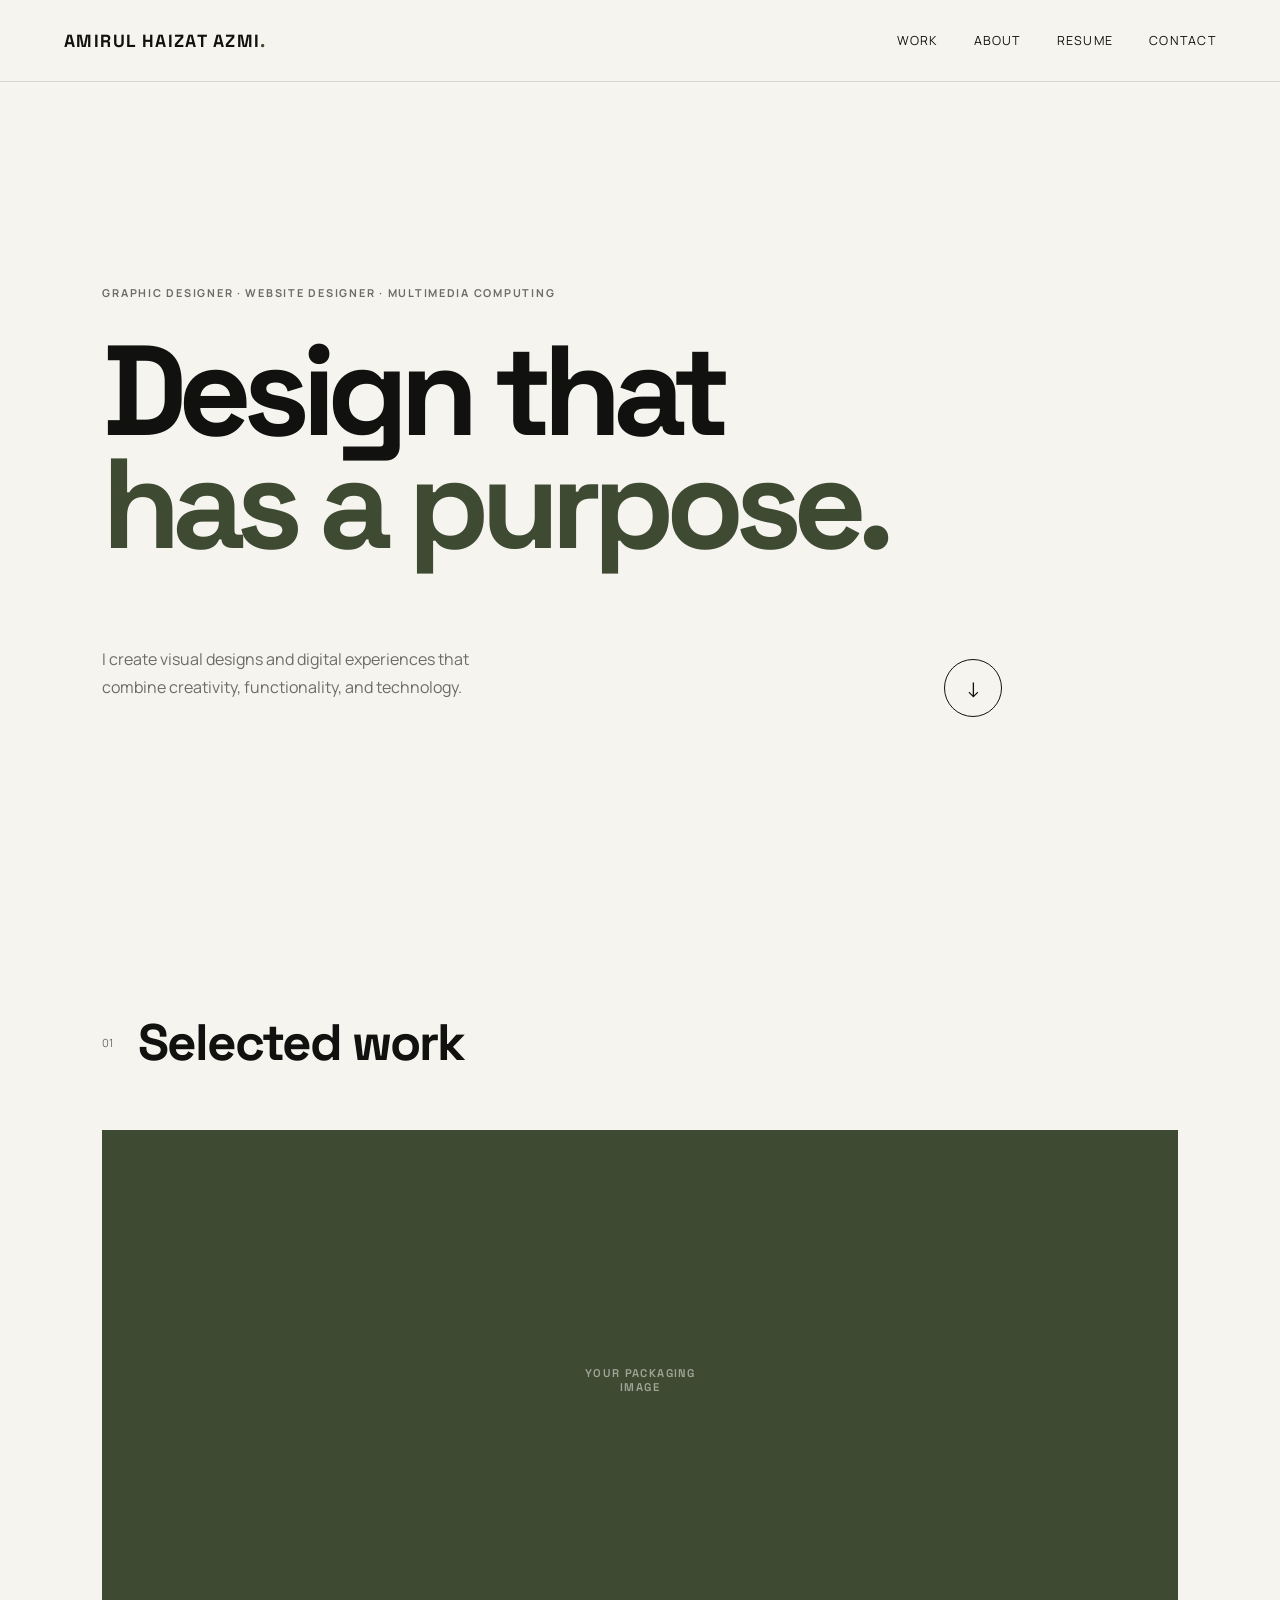
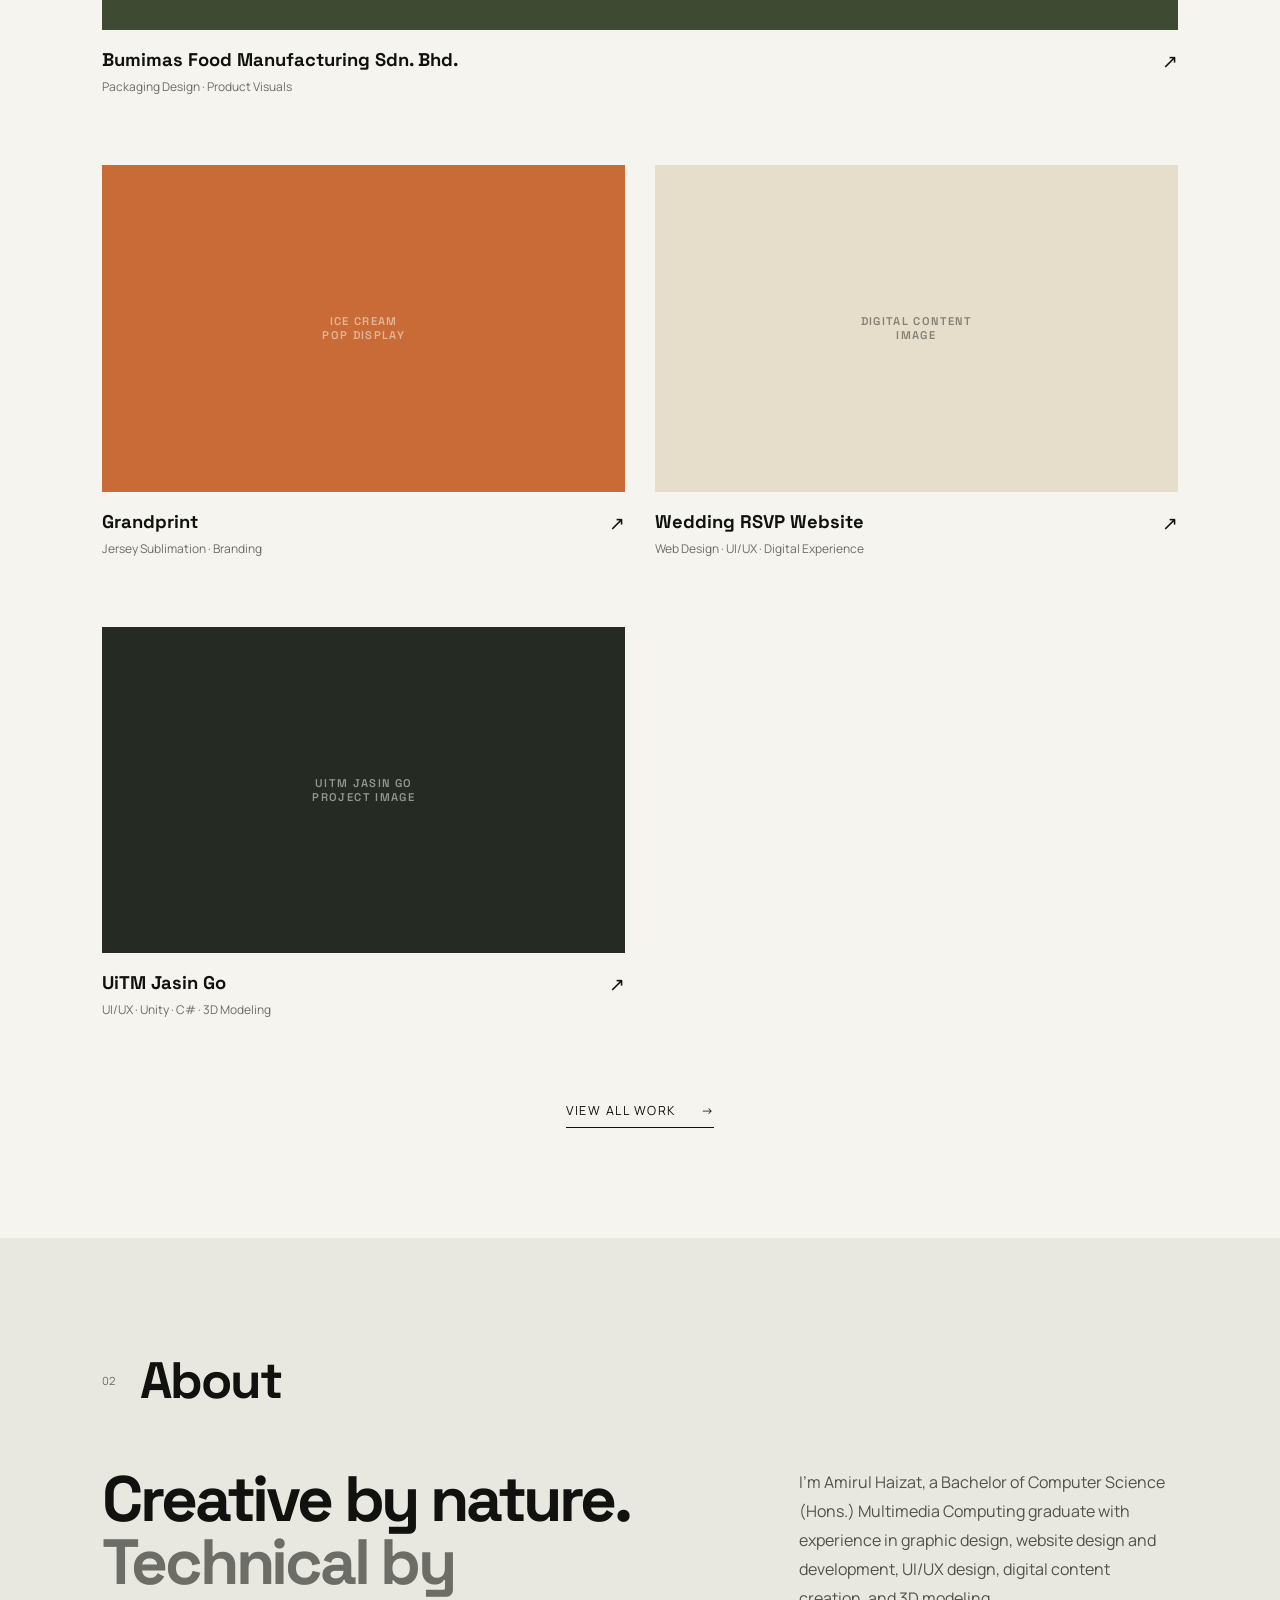
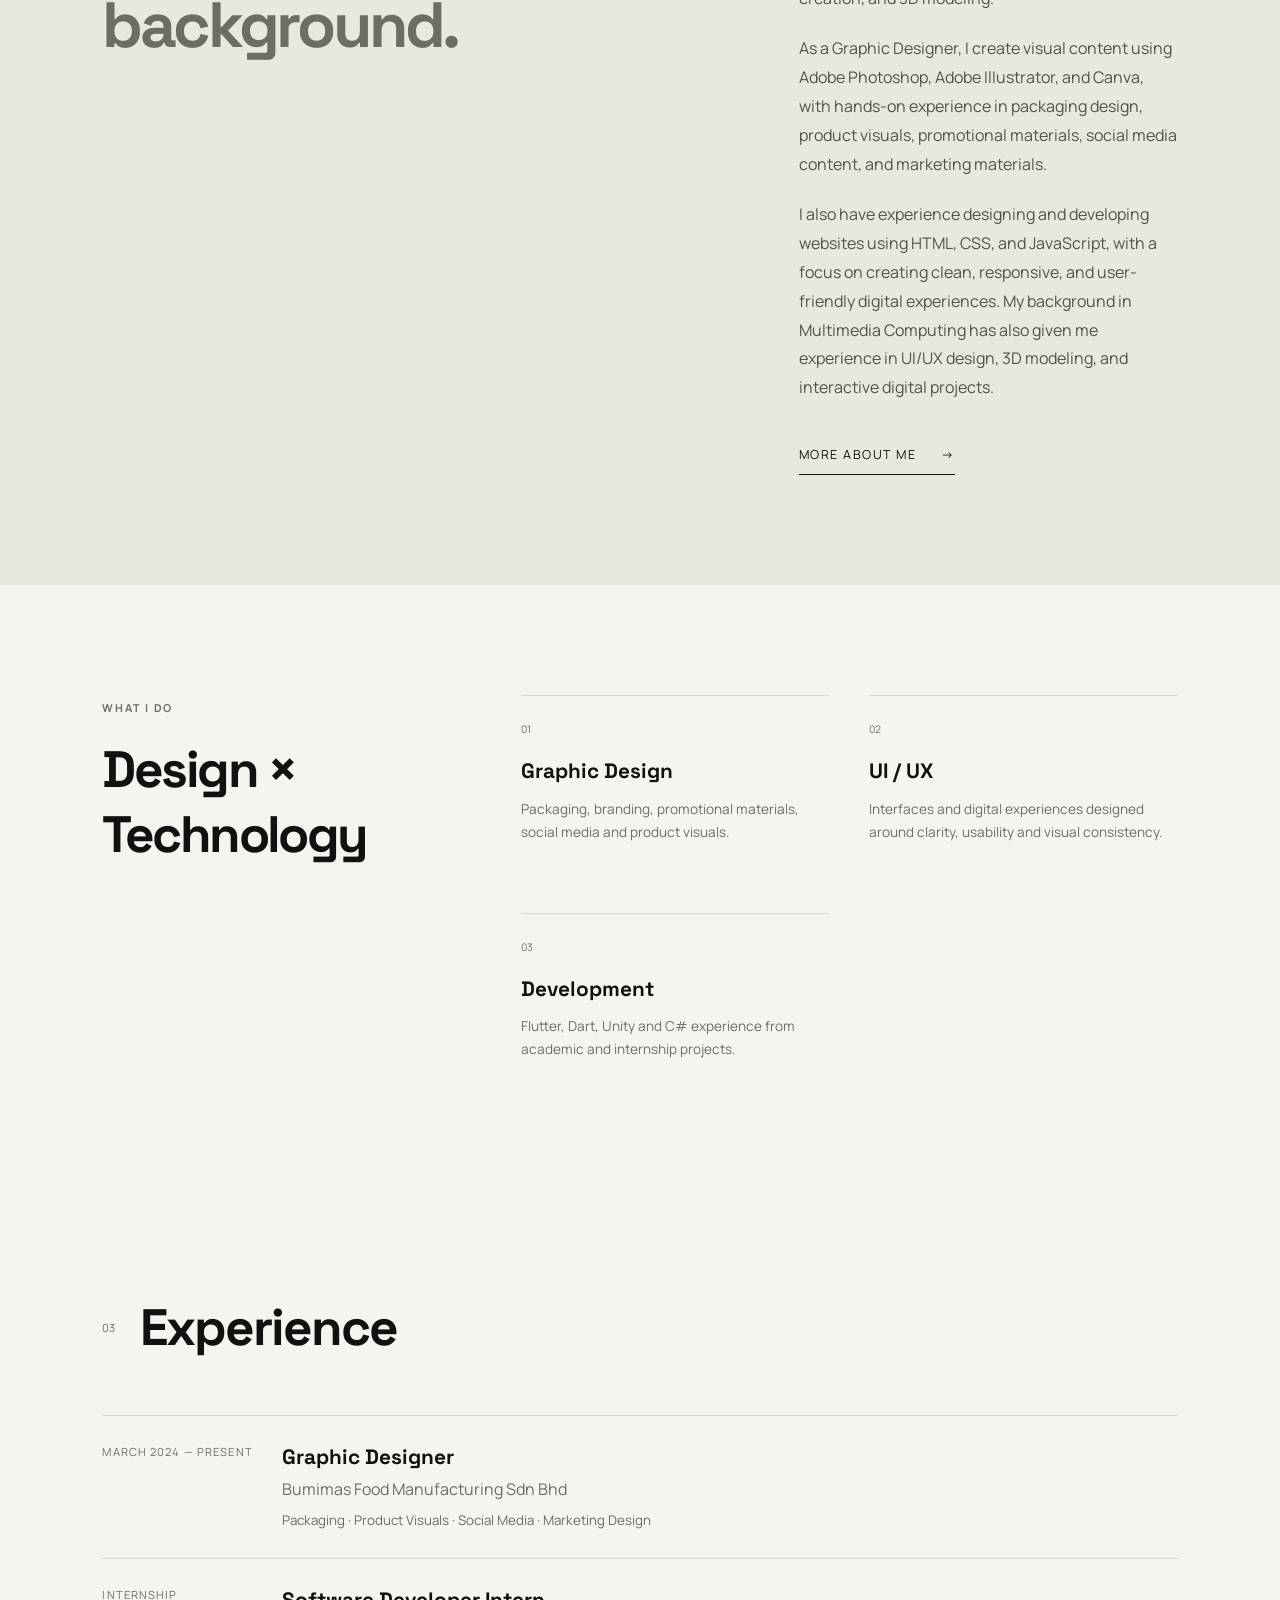
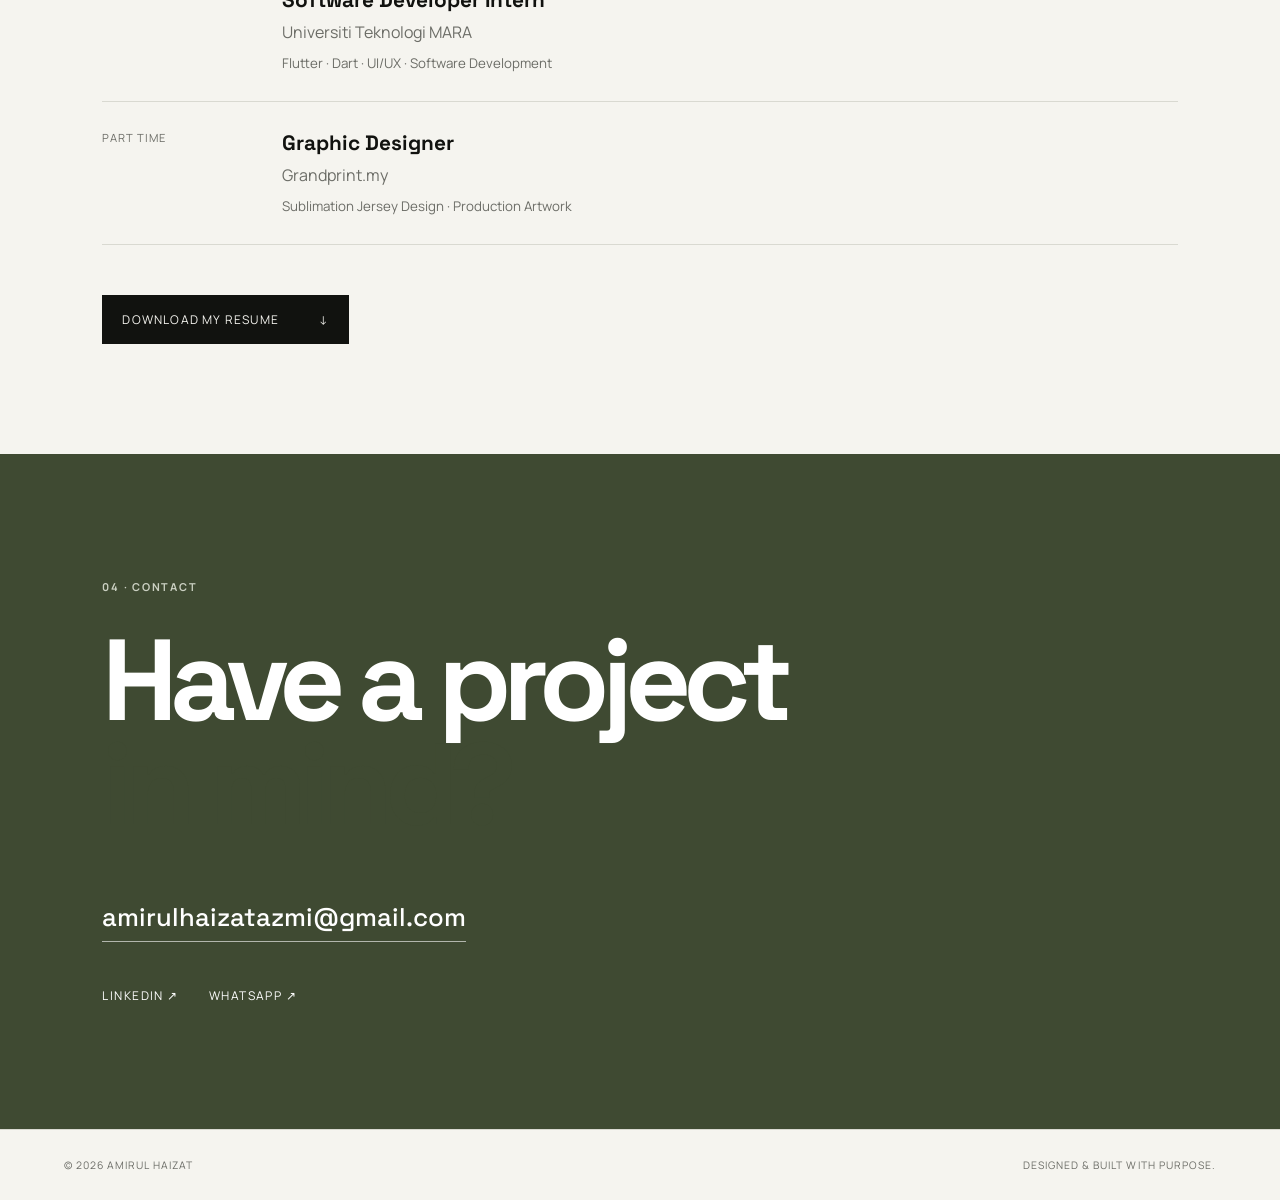
<file: index.html>
<!DOCTYPE html>
<html lang="en">
<head>
  <meta charset="UTF-8">
  <meta name="viewport" content="width=device-width, initial-scale=1.0">
  <meta name="description" content="Amirul Haizat Azmi — Graphic Designer and Multimedia Computing Graduate portfolio.">
  <title>Amirul Haizat Azmi — Graphic Designer & Multimedia Computing</title>
  <link rel="preconnect" href="https://fonts.googleapis.com">
  <link rel="preconnect" href="https://fonts.gstatic.com" crossorigin>
  <link href="https://fonts.googleapis.com/css2?family=Manrope:wght@400;500;600;700;800&family=Space+Grotesk:wght@400;500;600;700&display=swap" rel="stylesheet">
  <link rel="stylesheet" href="css/style.css">
</head>
<body>
  <header class="site-header">
    <a class="logo" href="index.html">AMIRUL HAIZAT AZMI<span>.</span></a>
    <button class="menu-toggle" aria-label="Open menu" aria-expanded="false"><span></span><span></span></button>
    <nav class="nav">
      <a href="#work">Work</a><a href="#about">About</a><a href="#resume">Resume</a><a href="#contact">Contact</a>
    </nav>
  </header>

  <main>
    <section class="hero section">
      <div class="eyebrow">GRAPHIC DESIGNER · WEBSITE DESIGNER · MULTIMEDIA COMPUTING</div>
      <h1>Design that<br><em>has a purpose.</em></h1>
      <div class="hero-bottom">
        <p>I create visual designs and digital experiences that combine creativity, functionality, and technology.</p>
        <a class="circle-link" href="#work" aria-label="View selected work">↓</a>
      </div>
    </section>

    <section id="work" class="section work-section">
      <div class="section-heading"><span>01</span><h2>Selected work</h2></div>
      <div class="work-grid">
        <a class="project-card project-large" href="projects/bumimas-packaging.html">
          <div class="project-image placeholder green"><span>YOUR PACKAGING<br>IMAGE</span></div>
          <div class="project-meta"><div><h3>Bumimas Food Manufacturing Sdn. Bhd.</h3><p>Packaging Design · Product Visuals</p></div><span>↗</span></div>
        </a>
        <a class="project-card" href="projects/ice-cream-display.html">
          <div class="project-image placeholder orange"><span>ICE CREAM<br>POP DISPLAY</span></div>
          <div class="project-meta"><div><h3>Grandprint</h3><p>Jersey Sublimation · Branding</p></div><span>↗</span></div>
        </a>
        <a class="project-card" href="projects/digital-content.html">
          <div class="project-image placeholder cream"><span>DIGITAL CONTENT<br>IMAGE</span></div>
          <div class="project-meta"><div><h3>Wedding RSVP Website</h3><p>Web Design · UI/UX · Digital Experience</p></div><span>↗</span></div>
        </a>
        <a class="project-card" href="projects/uitm-jasin-go.html">
          <div class="project-image placeholder dark"><span>UITM JASIN GO<br>PROJECT IMAGE</span></div>
          <div class="project-meta"><div><h3>UiTM Jasin Go</h3><p>UI/UX · Unity · C# · 3D Modeling</p></div><span>↗</span></div>
        </a>
      </div>
      <div class="center-link"><a class="text-link" href="work.html">View all work <span>→</span></a></div>
    </section>

    <section id="about" class="section about-section">
      <div class="section-heading"><span>02</span><h2>About</h2></div>
      <div class="about-layout">
        <h2 class="statement">Creative by nature.<br><span>Technical by background.</span></h2>
        <div class="about-copy">
          <p>I'm Amirul Haizat, a Bachelor of Computer Science (Hons.) Multimedia Computing graduate with experience in graphic design, website design and development, UI/UX design, digital content creation, and 3D modeling.</p>
          <p>As a Graphic Designer, I create visual content using Adobe Photoshop, Adobe Illustrator, and Canva, with hands-on experience in packaging design, product visuals, promotional materials, social media content, and marketing materials.</p>
          <p>I also have experience designing and developing websites using HTML, CSS, and JavaScript, with a focus on creating clean, responsive, and user-friendly digital experiences. My background in Multimedia Computing has also given me experience in UI/UX design, 3D modeling, and interactive digital projects.</p>
          <a class="text-link" href="about.html">More about me <span>→</span></a>
        </div>
      </div>
    </section>

    <section class="section skills-section">
      <div class="skills-intro"><span class="eyebrow">WHAT I DO</span><h2>Design × Technology</h2></div>
      <div class="skills-grid">
        <div><span>01</span><h3>Graphic Design</h3><p>Packaging, branding, promotional materials, social media and product visuals.</p></div>
        <div><span>02</span><h3>UI / UX</h3><p>Interfaces and digital experiences designed around clarity, usability and visual consistency.</p></div>
        <div><span>03</span><h3>Development</h3><p>Flutter, Dart, Unity and C# experience from academic and internship projects.</p></div>
      </div>
    </section>

    <section id="resume" class="section resume-section">
      <div class="section-heading"><span>03</span><h2>Experience</h2></div>
      <div class="timeline">
        <article><span>March 2024 — Present</span><div><h3>Graphic Designer</h3><p>Bumimas Food Manufacturing Sdn Bhd</p><small>Packaging · Product Visuals · Social Media · Marketing Design</small></div></article>
        <article><span>Internship</span><div><h3>Software Developer Intern</h3><p>Universiti Teknologi MARA</p><small>Flutter · Dart · UI/UX · Software Development</small></div></article>
        <article><span>Part Time</span><div><h3>Graphic Designer</h3><p>Grandprint.my</p><small>Sublimation Jersey Design · Production Artwork</small></div></article>
      </div>
      <a class="button" href="assets/Amirul Haizat_Resume_2.pdf">Download My Resume <span>↓</span></a>
    </section>

    <section id="contact" class="contact-section">
      <div class="section contact-inner">
        <span class="eyebrow">04 · CONTACT</span>
        <h2>Have a project<br><em>in mind?</em></h2>
        <a class="email-link" href="mailto:amirulhaizatazmi@gmail.com">amirulhaizatazmi@gmail.com</a>
        <div class="contact-links"><a href="http://www.linkedin.com/in/amirulhaizatazmi" target="_blank">LinkedIn ↗</a><a href="https://wa.me/60137360061" target="_blank">WhatsApp ↗</a></div>
      </div>
    </section>
  </main>

  <footer><span>© 2026 Amirul Haizat</span><span>Designed & built with purpose.</span></footer>
  <script src="js/script.js"></script>
</body>
</html>
</file>
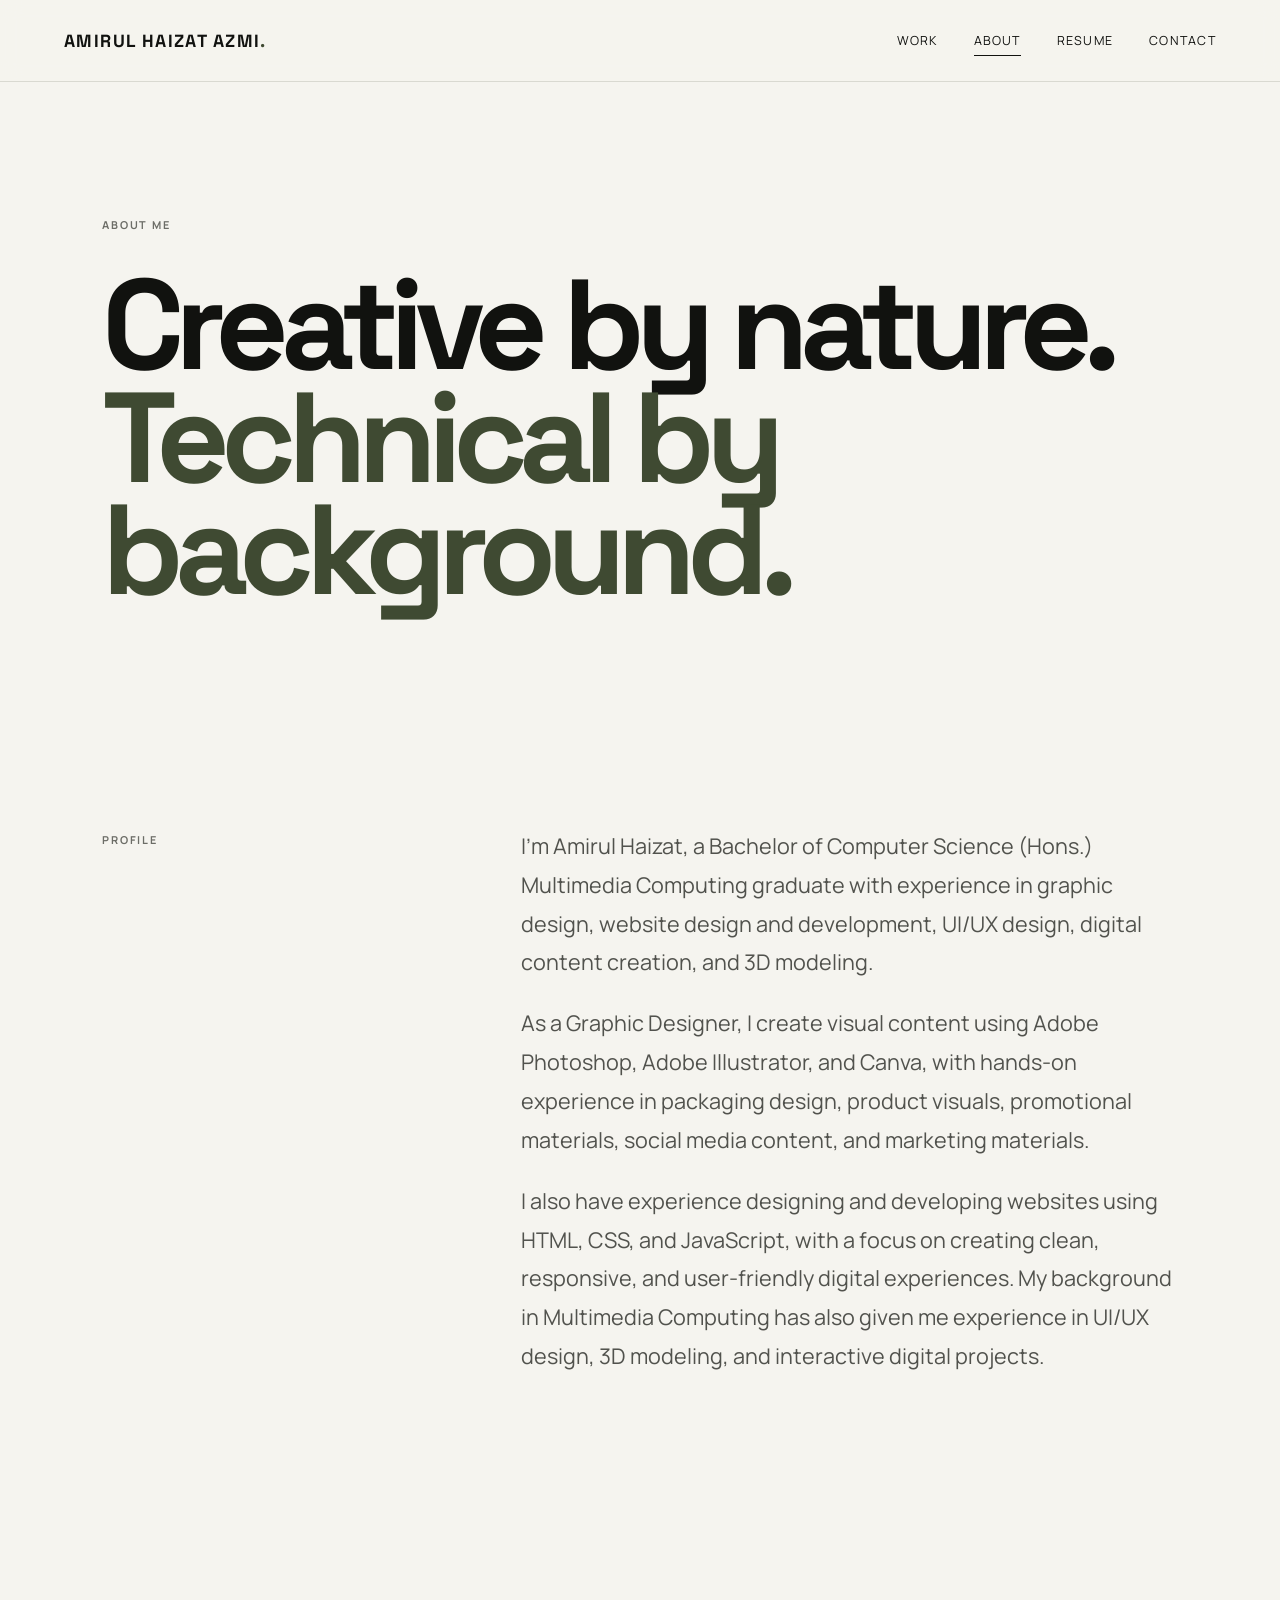
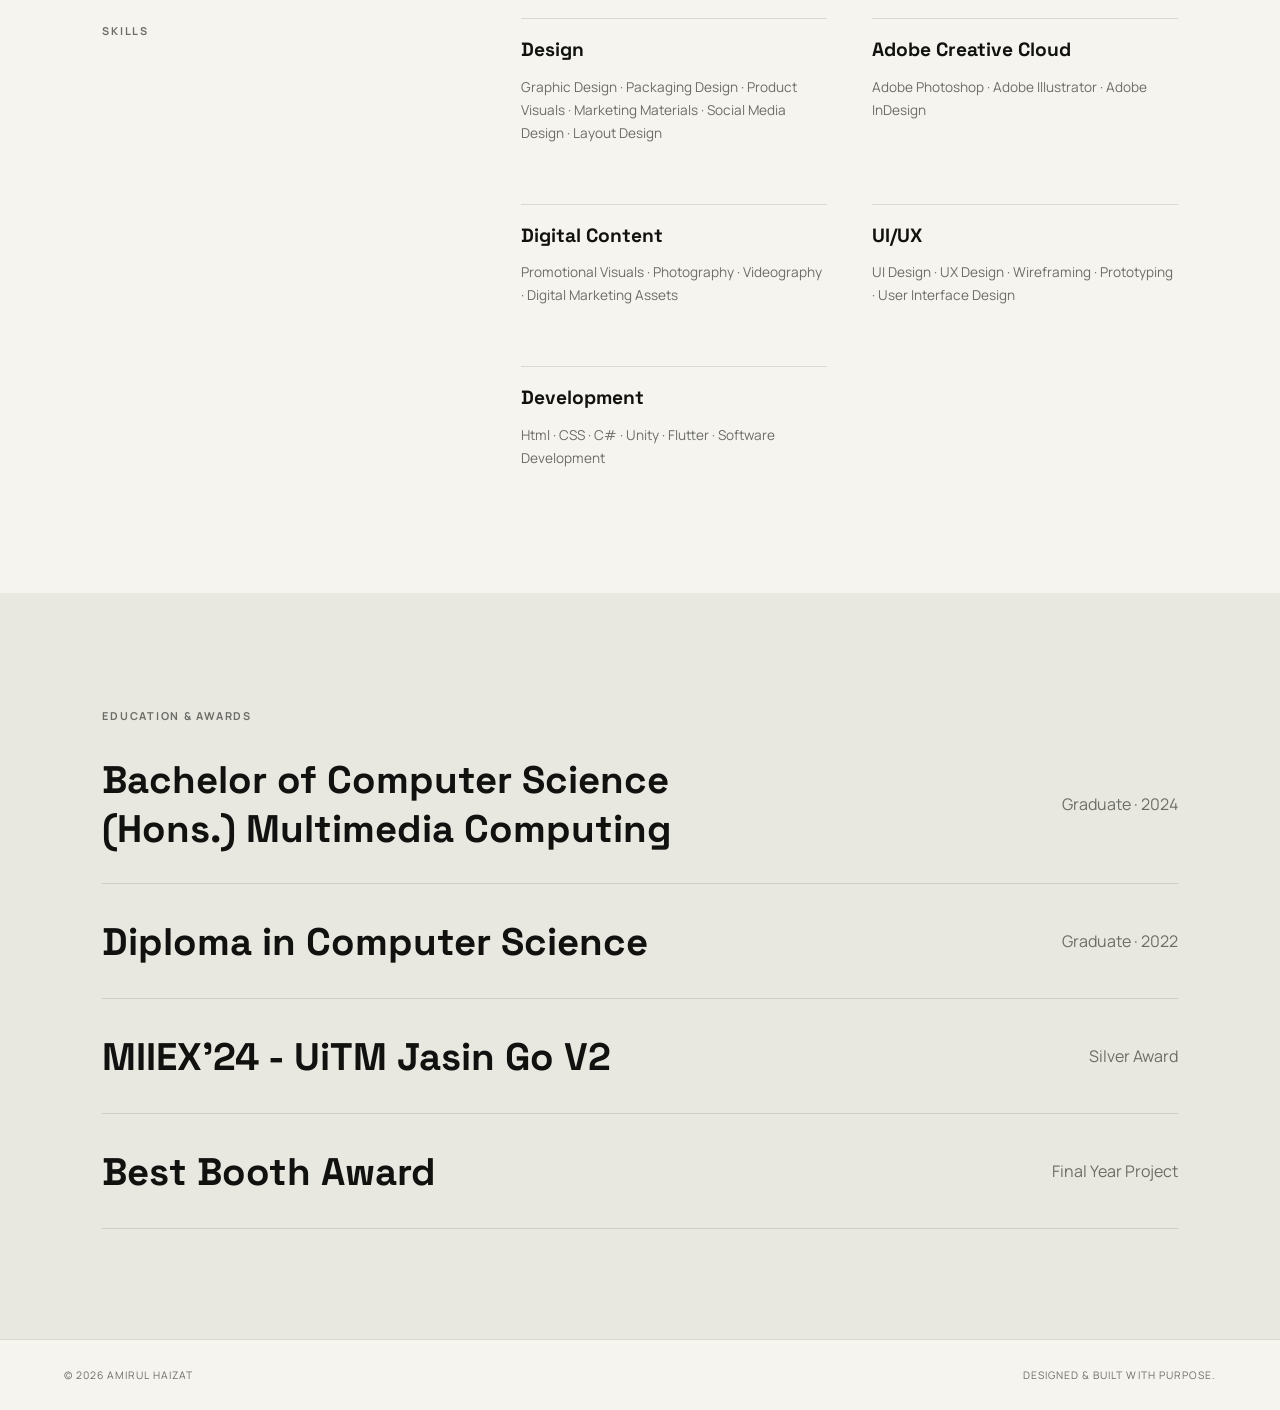
<file: about.html>
<!DOCTYPE html>
<html lang="en">
<head>
    <meta charset="UTF-8">
    <meta name="viewport" content="width=device-width, initial-scale=1.0">
    <title>About — Hazerd</title>
    <link rel="preconnect" href="https://fonts.googleapis.com">
    <link rel="preconnect" href="https://fonts.gstatic.com" crossorigin>
    <link
        href="https://fonts.googleapis.com/css2?family=Manrope:wght@400;500;600;700;800&family=Space+Grotesk:wght@400;500;600;700&display=swap"
        rel="stylesheet"
    >

    <link rel="stylesheet" href="css/style.css">
</head>

<body>

    <header class="site-header">
    <a class="logo" href="index.html">AMIRUL HAIZAT AZMI<span>.</span></a>

        <button
            class="menu-toggle"
            aria-label="Open menu"
            aria-expanded="false"
        >
            <span></span>
            <span></span>
        </button>

        <nav class="nav">
            <a href="work.html">Work</a>
            <a class="active" href="about.html">About</a>
            <a href="index.html#resume">Resume</a>
            <a href="index.html#contact">Contact</a>
        </nav>
    </header>

    <main>

        <section class="section page-hero">
            <span class="eyebrow">ABOUT ME</span>

            <h1>
                Creative by nature.<br>
                <em>Technical by background.</em>
            </h1>
        </section>

        <section class="section about-full">
            <div>
                <span class="eyebrow">PROFILE</span>
            </div>

            <div class="about-copy large-copy">
                <p>
                    I'm Amirul Haizat, a Bachelor of Computer Science (Hons.) Multimedia Computing graduate with experience in graphic design, website design and development, UI/UX design, digital content creation, and 3D modeling.
                </p>

                <p>
                    As a Graphic Designer, I create visual content using Adobe Photoshop, Adobe Illustrator, and Canva, with hands-on experience in packaging design, product visuals, promotional materials, social media content, and marketing materials.
                </p>

                <p>
                    I also have experience designing and developing websites using HTML, CSS, and JavaScript, with a focus on creating clean, responsive, and user-friendly digital experiences. My background in Multimedia Computing has also given me experience in UI/UX design, 3D modeling, and interactive digital projects.
                </p>
            </div>
        </section>

        <section class="section two-col">
            <div>
                <span class="eyebrow">SKILLS</span>
            </div>

            <div class="skill-list">

                <div>
                    <h3>Design</h3>
                    <p>
                        Graphic Design · Packaging Design · Product Visuals · Marketing Materials · Social Media Design · Layout Design
                    </p>
                </div>

                <div>
                    <h3>Adobe Creative Cloud</h3>
                    <p>
                        Adobe Photoshop · Adobe Illustrator · Adobe InDesign
                    </p>
                </div>

                <div>
                    <h3>Digital Content</h3>
                    <p>
                        Promotional Visuals · Photography · Videography · Digital Marketing Assets
                    </p>
                </div>

                <div>
                    <h3>UI/UX</h3>
                    <p>
                        UI Design · UX Design · Wireframing · Prototyping · User Interface Design
                    </p>
                </div>

                <div>
                    <h3>Development</h3>
                    <p>
                        Html · CSS · C# · Unity · Flutter · Software Development
                    </p>
                </div>

            </div>
        </section>

        <section class="section education">
            <span class="eyebrow">EDUCATION & AWARDS</span>

            <div class="education-row">
                <h2>Bachelor of Computer Science <br> (Hons.) Multimedia Computing</h2>
                <p>Graduate · 2024</p>
            </div>

            <div class="education-row">
                <h2>Diploma in Computer Science</h2>
                <p>Graduate · 2022</p>
            </div>

            <div class="education-row">
                <h2>MIIEX'24 - UiTM Jasin Go V2</h2>
                <p>Silver Award</p>
            </div>

            <div class="education-row">
                <h2>Best Booth Award</h2>
                <p>Final Year Project</p>
            </div>
        </section>

    </main>

    <footer><span>© 2026 Amirul Haizat</span><span>Designed & built with purpose.</span></footer>
    <script src="js/script.js"></script>

</body>
</html>
</file>
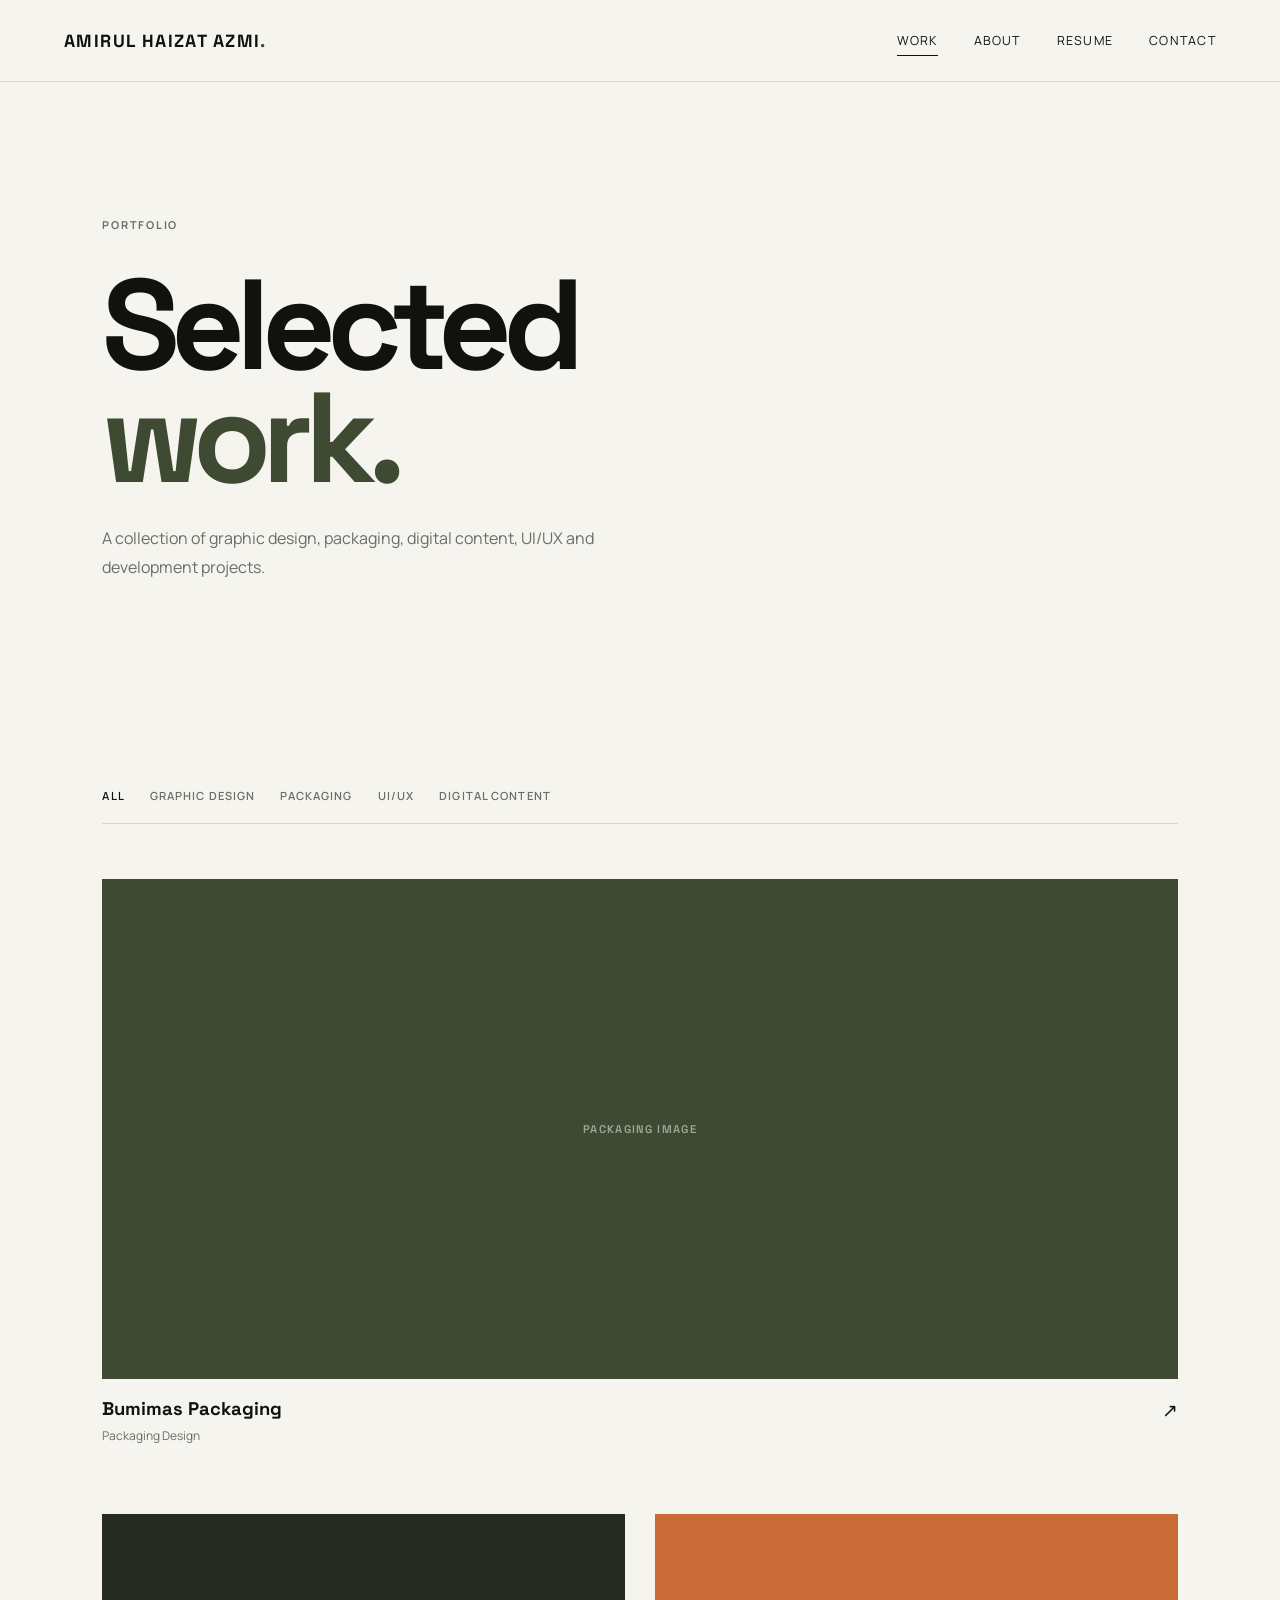
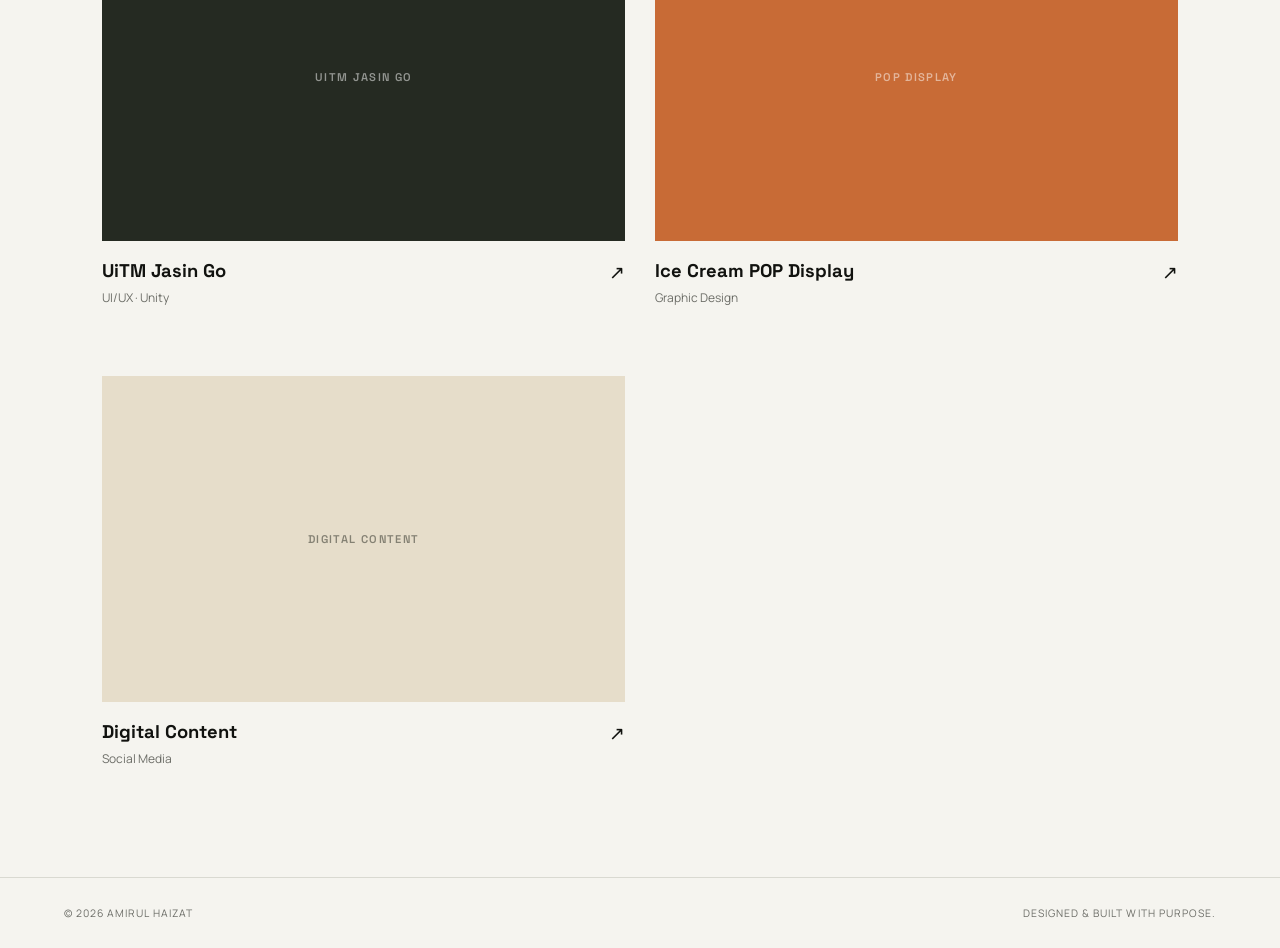
<file: work.html>
<!DOCTYPE html>
<html lang="en">
<head>
    <meta charset="UTF-8">
    <meta name="viewport" content="width=device-width, initial-scale=1.0">

    <title>Work — Hazerd</title>

    <link rel="preconnect" href="https://fonts.googleapis.com">
    <link rel="preconnect" href="https://fonts.gstatic.com" crossorigin>

    <link
        href="https://fonts.googleapis.com/css2?family=Manrope:wght@400;500;600;700;800&family=Space+Grotesk:wght@400;500;600;700&display=swap"
        rel="stylesheet"
    >

    <link rel="stylesheet" href="css/style.css">
</head>

<body>

    <header class="site-header">
    <a class="logo" href="index.html">AMIRUL HAIZAT AZMI<span>.</span></a>

        <button
            class="menu-toggle"
            aria-label="Open menu"
            aria-expanded="false"
        >
            <span></span>
            <span></span>
        </button>

        <nav class="nav">
            <a class="active" href="work.html">Work</a>
            <a href="index.html#about">About</a>
            <a href="index.html#resume">Resume</a>
            <a href="index.html#contact">Contact</a>
        </nav>
    </header>

    <main>

        <section class="section page-hero">
            <span class="eyebrow">PORTFOLIO</span>

            <h1>
                Selected<br>
                <em>work.</em>
            </h1>

            <p>
                A collection of graphic design, packaging, digital content,
                UI/UX and development projects.
            </p>
        </section>

        <section class="section gallery">

            <div class="filters">
                <button class="filter active" data-filter="all">
                    All
                </button>

                <button class="filter" data-filter="graphic">
                    Graphic Design
                </button>

                <button class="filter" data-filter="packaging">
                    Packaging
                </button>

                <button class="filter" data-filter="uiux">
                    UI/UX
                </button>

                <button class="filter" data-filter="digital">
                    Digital Content
                </button>
            </div>

            <div class="gallery-grid">

                <a
                    class="project-card project-large"
                    data-category="packaging"
                    href="projects/bumimas-packaging.html"
                >
                    <div class="project-image placeholder green">
                        <span>PACKAGING IMAGE</span>
                    </div>

                    <div class="project-meta">
                        <div>
                            <h3>Bumimas Packaging</h3>
                            <p>Packaging Design</p>
                        </div>

                        <span>↗</span>
                    </div>
                </a>

                <a
                    class="project-card"
                    data-category="uiux"
                    href="projects/uitm-jasin-go.html"
                >
                    <div class="project-image placeholder dark">
                        <span>UITM JASIN GO</span>
                    </div>

                    <div class="project-meta">
                        <div>
                            <h3>UiTM Jasin Go</h3>
                            <p>UI/UX · Unity</p>
                        </div>

                        <span>↗</span>
                    </div>
                </a>

                <a
                    class="project-card"
                    data-category="graphic"
                    href="projects/ice-cream-display.html"
                >
                    <div class="project-image placeholder orange">
                        <span>POP DISPLAY</span>
                    </div>

                    <div class="project-meta">
                        <div>
                            <h3>Ice Cream POP Display</h3>
                            <p>Graphic Design</p>
                        </div>

                        <span>↗</span>
                    </div>
                </a>

                <a
                    class="project-card"
                    data-category="digital"
                    href="projects/digital-content.html"
                >
                    <div class="project-image placeholder cream">
                        <span>DIGITAL CONTENT</span>
                    </div>

                    <div class="project-meta">
                        <div>
                            <h3>Digital Content</h3>
                            <p>Social Media</p>
                        </div>

                        <span>↗</span>
                    </div>
                </a>

            </div>

        </section>

    </main>

    <footer><span>© 2026 Amirul Haizat</span><span>Designed & built with purpose.</span></footer>
    <script src="js/script.js"></script>

</body>
</html>
</file>
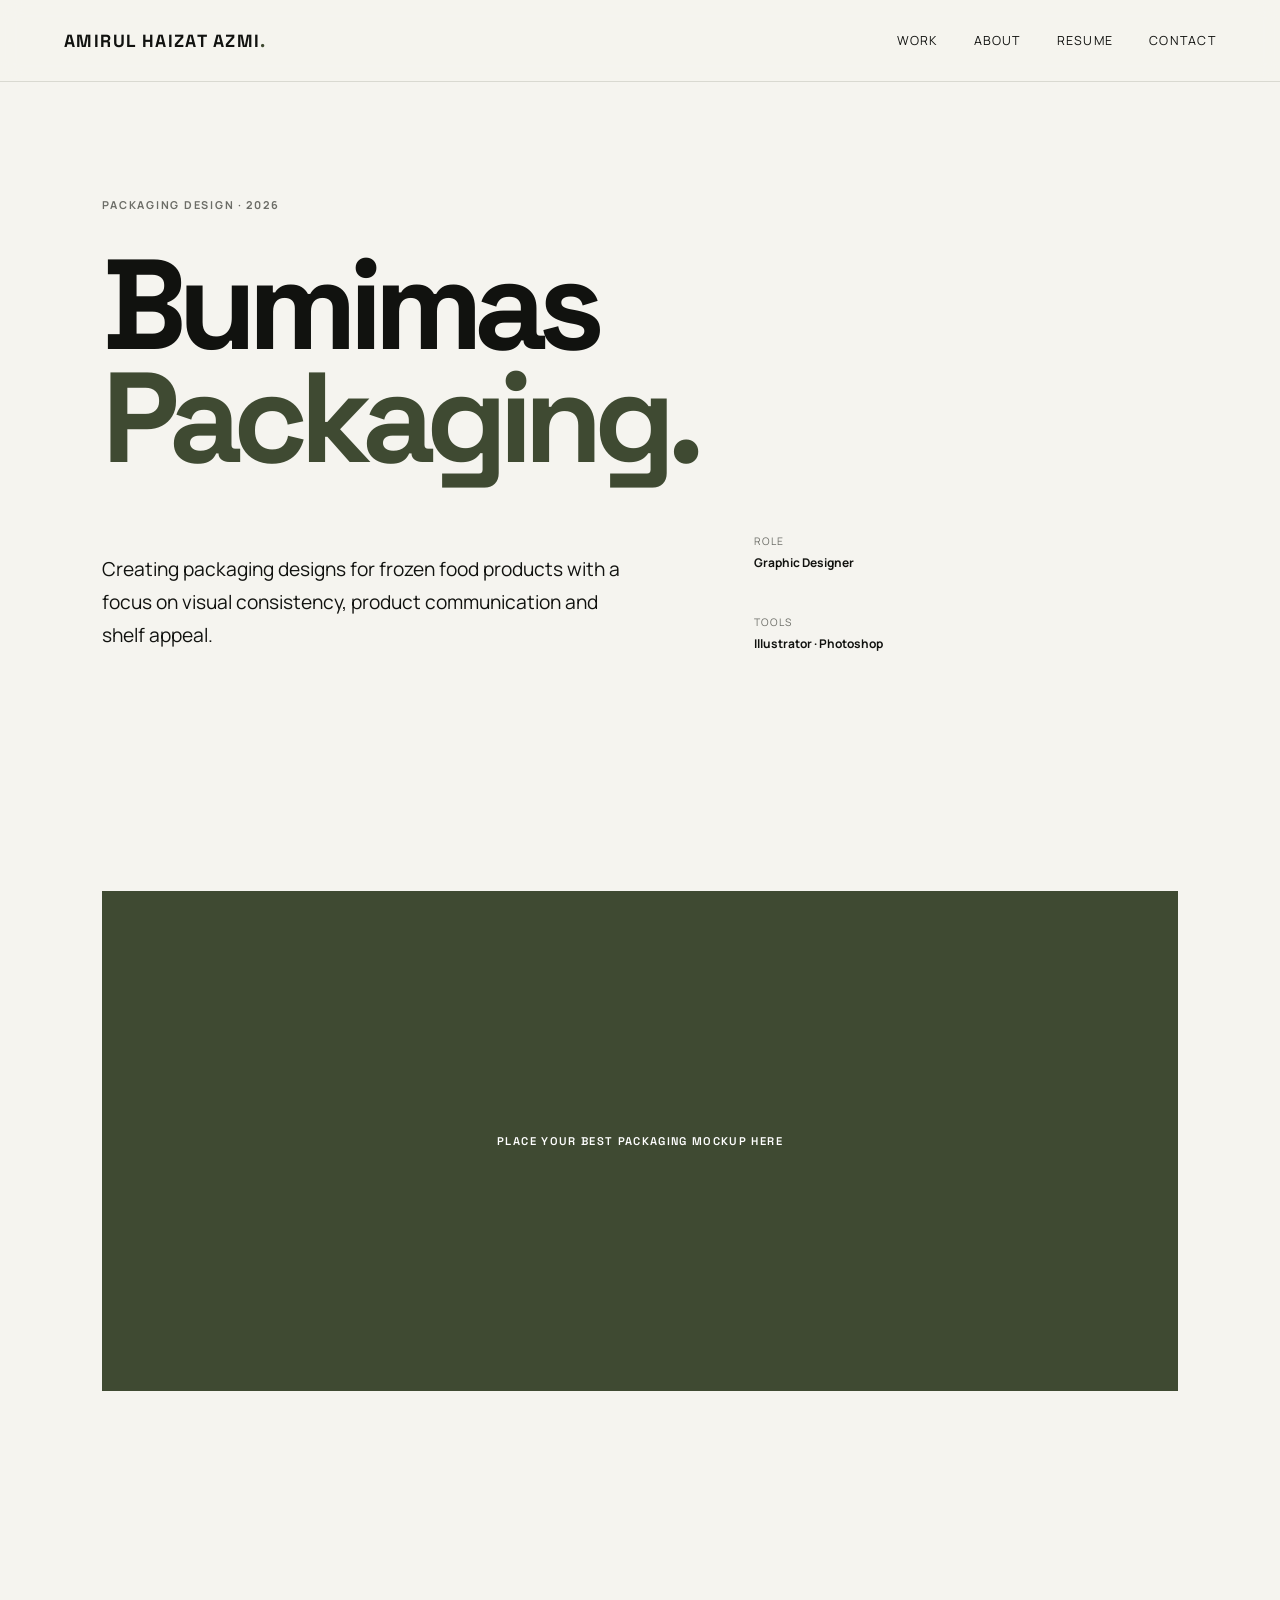
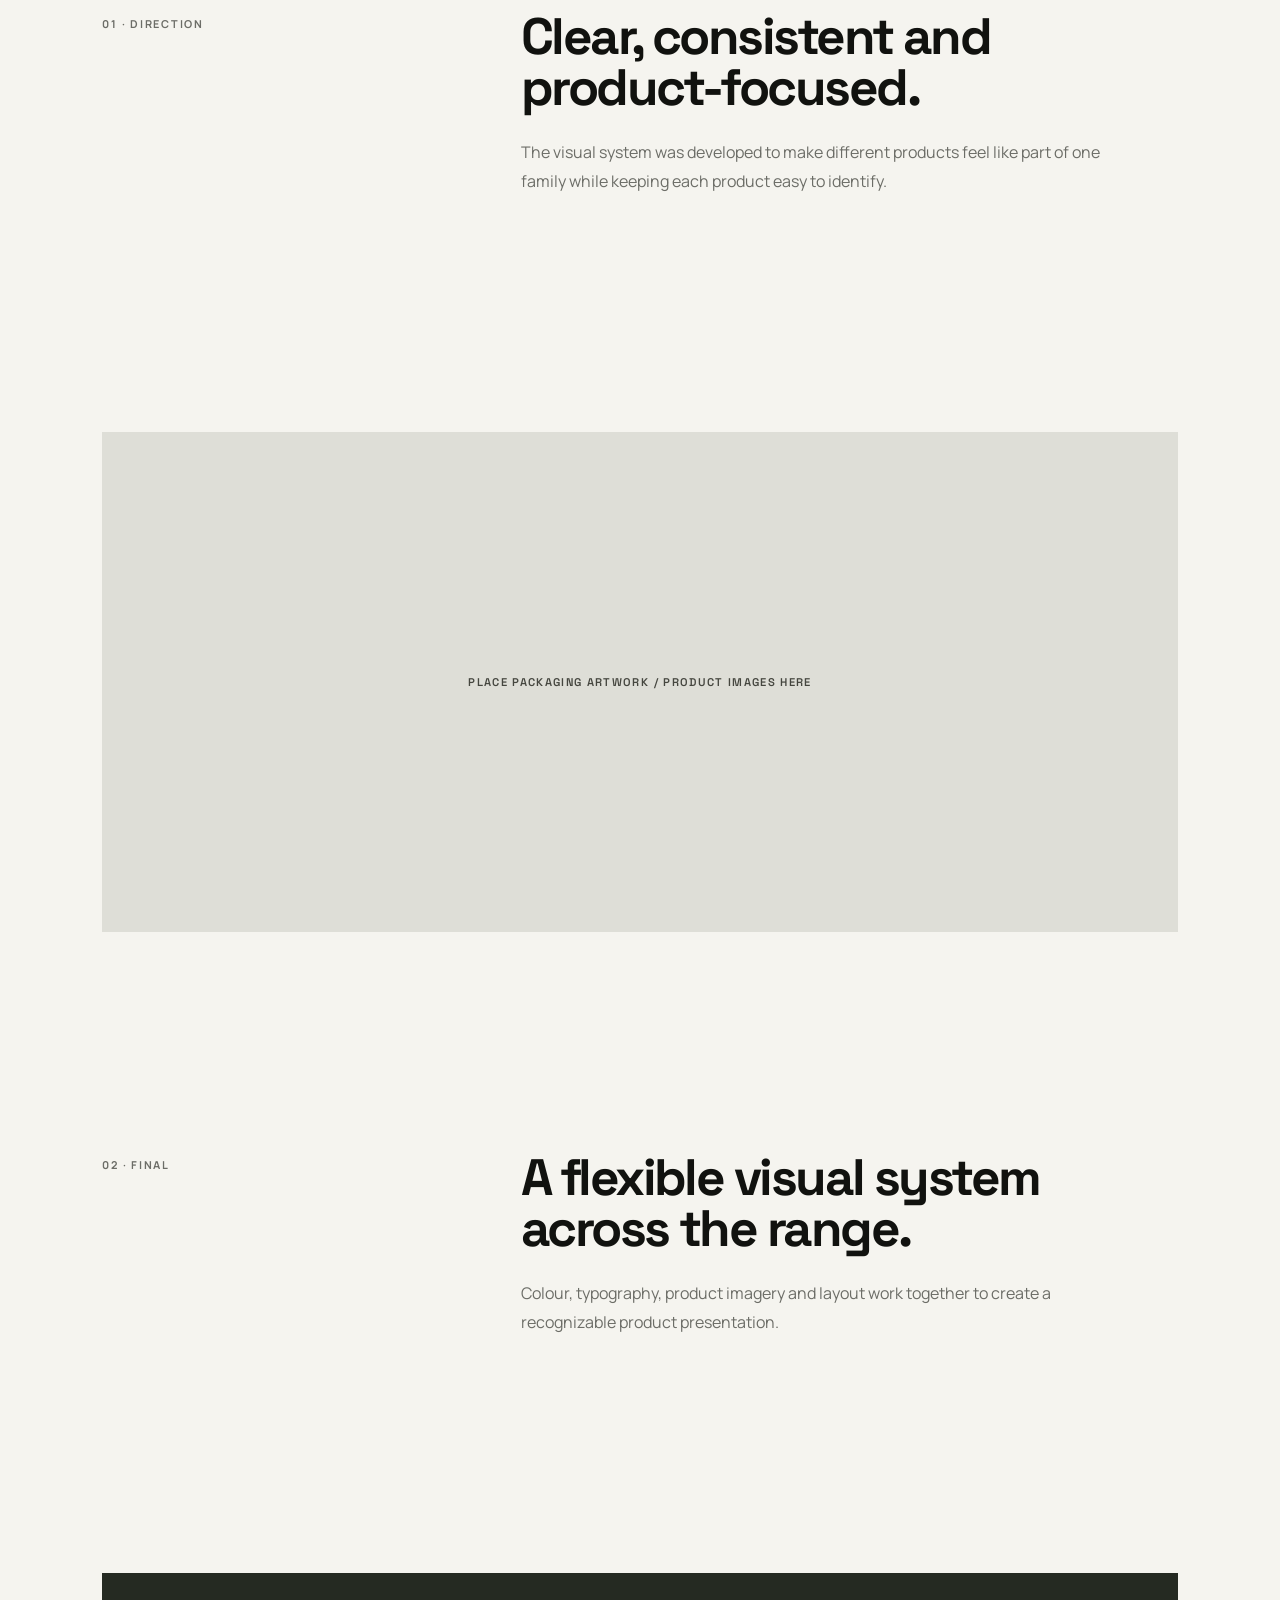
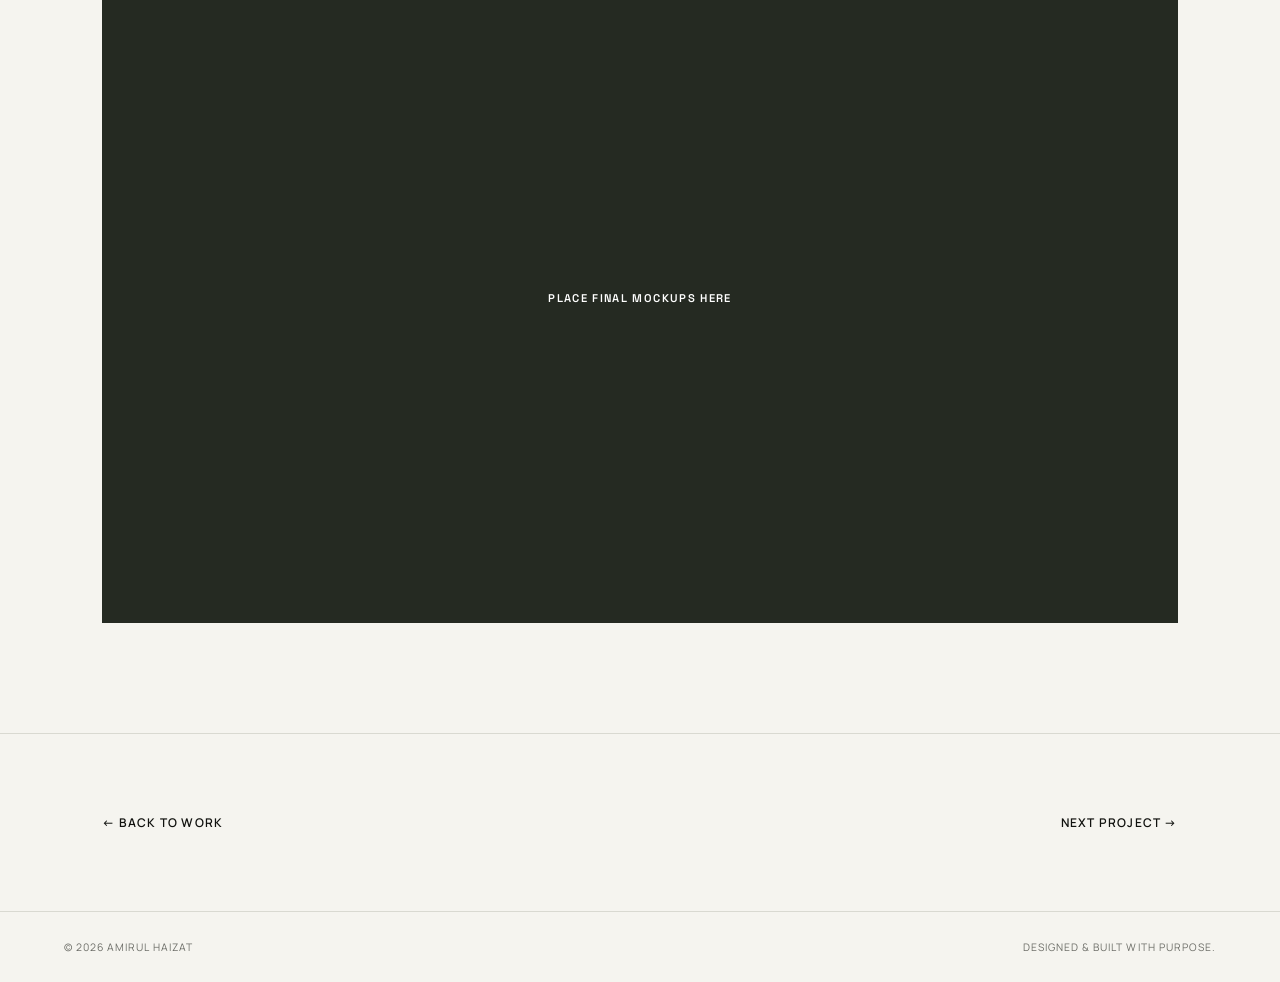
<file: projects/bumimas-packaging.html>
<!DOCTYPE html>
<html lang="en">
<head>
    <meta charset="UTF-8">
    <meta name="viewport" content="width=device-width, initial-scale=1.0">

    <title>Bumimas Packaging — Hazerd</title>

    <link rel="preconnect" href="https://fonts.googleapis.com">
    <link rel="preconnect" href="https://fonts.gstatic.com" crossorigin>

    <link
        href="https://fonts.googleapis.com/css2?family=Manrope:wght@400;500;600;700;800&family=Space+Grotesk:wght@400;500;600;700&display=swap"
        rel="stylesheet"
    >

    <link rel="stylesheet" href="../css/style.css">
</head>

<body>

    <header class="site-header">
    <a class="logo" href="index.html">AMIRUL HAIZAT AZMI<span>.</span></a>

        <button
            class="menu-toggle"
            aria-label="Open menu"
            aria-expanded="false"
        >
            <span></span>
            <span></span>
        </button>

        <nav class="nav">
            <a href="../work.html">Work</a>
            <a href="../index.html#about">About</a>
            <a href="../index.html#resume">Resume</a>
            <a href="../index.html#contact">Contact</a>
        </nav>
    </header>

    <main class="project-page">

        <section class="section project-hero">
            <span class="eyebrow">PACKAGING DESIGN · 2026</span>

            <h1>
                Bumimas<br>
                <em>Packaging.</em>
            </h1>

            <div class="project-intro">

                <p>
                    Creating packaging designs for frozen food products with a
                    focus on visual consistency, product communication and shelf appeal.
                </p>

                <div class="project-details">

                    <span>
                        ROLE<br>
                        <strong>Graphic Designer</strong>
                    </span>

                    <span>
                        TOOLS<br>
                        <strong>Illustrator · Photoshop</strong>
                    </span>

                </div>

            </div>
        </section>

        <section class="section">
            <div class="case-placeholder green">
                PLACE YOUR BEST PACKAGING MOCKUP HERE
            </div>
        </section>

        <section class="section case-grid">

            <div>
                <span class="eyebrow">01 · DIRECTION</span>
            </div>

            <div>
                <h2>Clear, consistent and product-focused.</h2>

                <p>
                    The visual system was developed to make different products
                    feel like part of one family while keeping each product
                    easy to identify.
                </p>
            </div>

        </section>

        <section class="section">
            <div class="case-placeholder light">
                PLACE PACKAGING ARTWORK / PRODUCT IMAGES HERE
            </div>
        </section>

        <section class="section case-grid">

            <div>
                <span class="eyebrow">02 · FINAL</span>
            </div>

            <div>
                <h2>A flexible visual system across the range.</h2>

                <p>
                    Colour, typography, product imagery and layout work together
                    to create a recognizable product presentation.
                </p>
            </div>

        </section>

        <section class="section">
            <div class="case-placeholder dark large-case">
                PLACE FINAL MOCKUPS HERE
            </div>
        </section>

        <div class="next-project">
            <a href="../work.html">← Back to work</a>
            <a href="grand-print.html">Next project →</a>
        </div>

    </main>

    <footer><span>© 2026 Amirul Haizat</span><span>Designed & built with purpose.</span></footer>

    <script src="../js/script.js"></script>

</body>
</html>
</file>
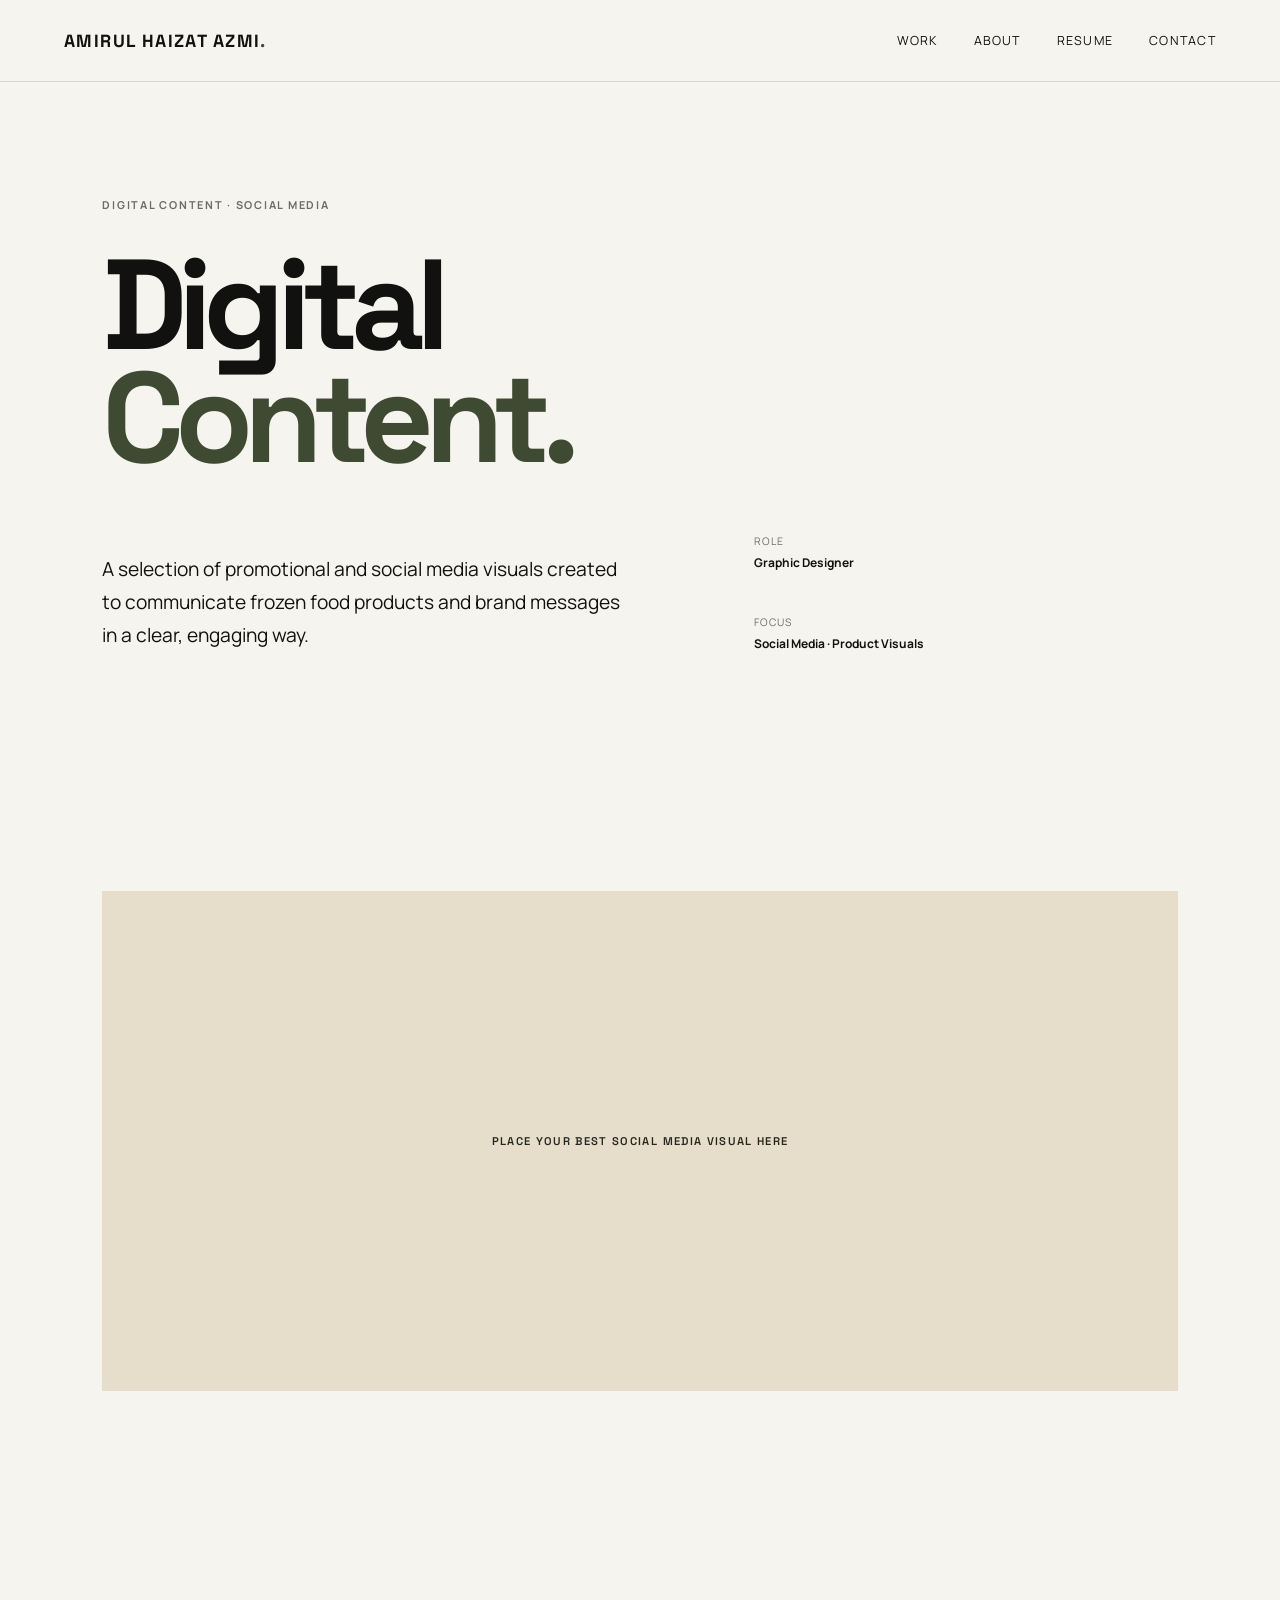
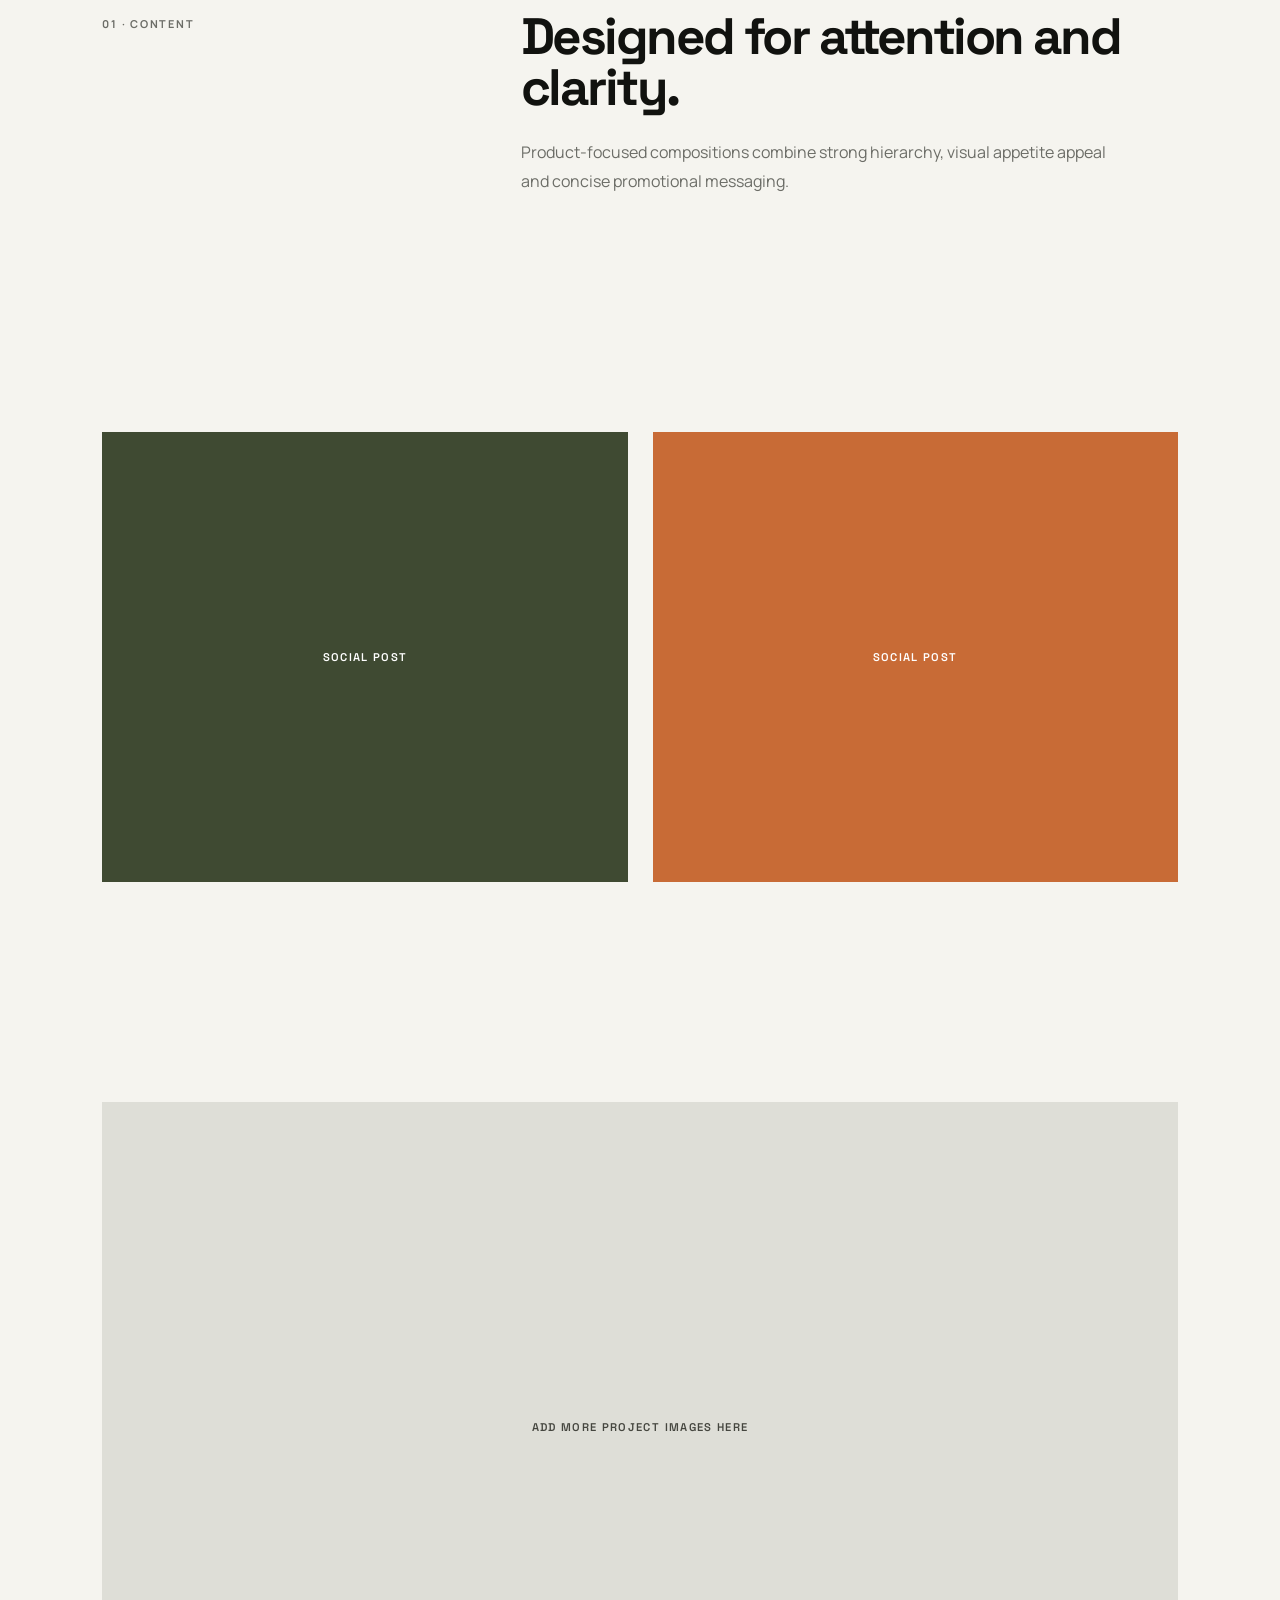
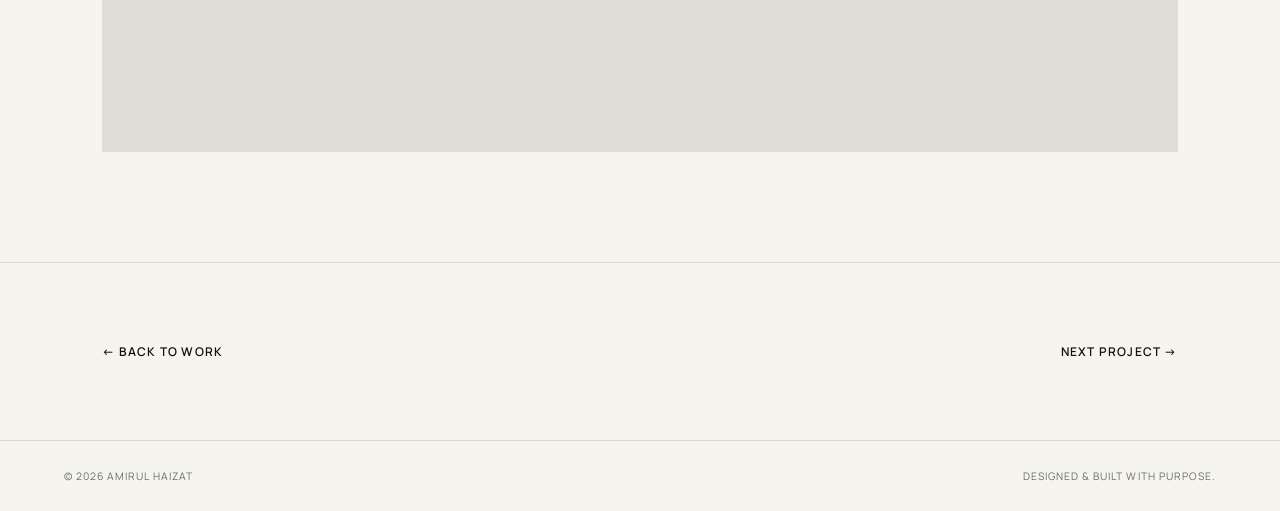
<file: projects/digital-content.html>
<!DOCTYPE html>
<html lang="en">
<head>
    <meta charset="UTF-8">
    <meta name="viewport" content="width=device-width, initial-scale=1.0">

    <title>Digital Content — Hazerd</title>

    <link rel="preconnect" href="https://fonts.googleapis.com">
    <link rel="preconnect" href="https://fonts.gstatic.com" crossorigin>

    <link
        href="https://fonts.googleapis.com/css2?family=Manrope:wght@400;500;600;700;800&family=Space+Grotesk:wght@400;500;600;700&display=swap"
        rel="stylesheet"
    >

    <link rel="stylesheet" href="../css/style.css">
</head>

<body>

    <header class="site-header">
    <a class="logo" href="index.html">AMIRUL HAIZAT AZMI<span>.</span></a>

        <button
            class="menu-toggle"
            aria-label="Open menu"
            aria-expanded="false"
        >
            <span></span>
            <span></span>
        </button>

        <nav class="nav">
            <a href="../work.html">Work</a>
            <a href="../index.html#about">About</a>
            <a href="../index.html#resume">Resume</a>
            <a href="../index.html#contact">Contact</a>
        </nav>
    </header>

    <main class="project-page">

        <section class="section project-hero">
            <span class="eyebrow">DIGITAL CONTENT · SOCIAL MEDIA</span>

            <h1>
                Digital<br>
                <em>Content.</em>
            </h1>

            <div class="project-intro">

                <p>
                    A selection of promotional and social media visuals created
                    to communicate frozen food products and brand messages in a
                    clear, engaging way.
                </p>

                <div class="project-details">

                    <span>
                        ROLE<br>
                        <strong>Graphic Designer</strong>
                    </span>

                    <span>
                        FOCUS<br>
                        <strong>Social Media · Product Visuals</strong>
                    </span>

                </div>

            </div>
        </section>

        <section class="section">
            <div class="case-placeholder cream">
                PLACE YOUR BEST SOCIAL MEDIA VISUAL HERE
            </div>
        </section>

        <section class="section case-grid">

            <div>
                <span class="eyebrow">01 · CONTENT</span>
            </div>

            <div>
                <h2>Designed for attention and clarity.</h2>

                <p>
                    Product-focused compositions combine strong hierarchy,
                    visual appetite appeal and concise promotional messaging.
                </p>
            </div>

        </section>

        <section class="section image-pair">

            <div class="case-placeholder green">
                SOCIAL POST
            </div>

            <div class="case-placeholder orange">
                SOCIAL POST
            </div>

        </section>

        <section class="section">
            <div class="case-placeholder light large-case">
                ADD MORE PROJECT IMAGES HERE
            </div>
        </section>

        <div class="next-project">
            <a href="../work.html">← Back to work</a>
            <a href="uitm-jasin-go.html">Next project →</a>
        </div>

    </main>

    <footer><span>© 2026 Amirul Haizat</span><span>Designed & built with purpose.</span></footer>

    <script src="../js/script.js"></script>

</body>
</html>
</file>
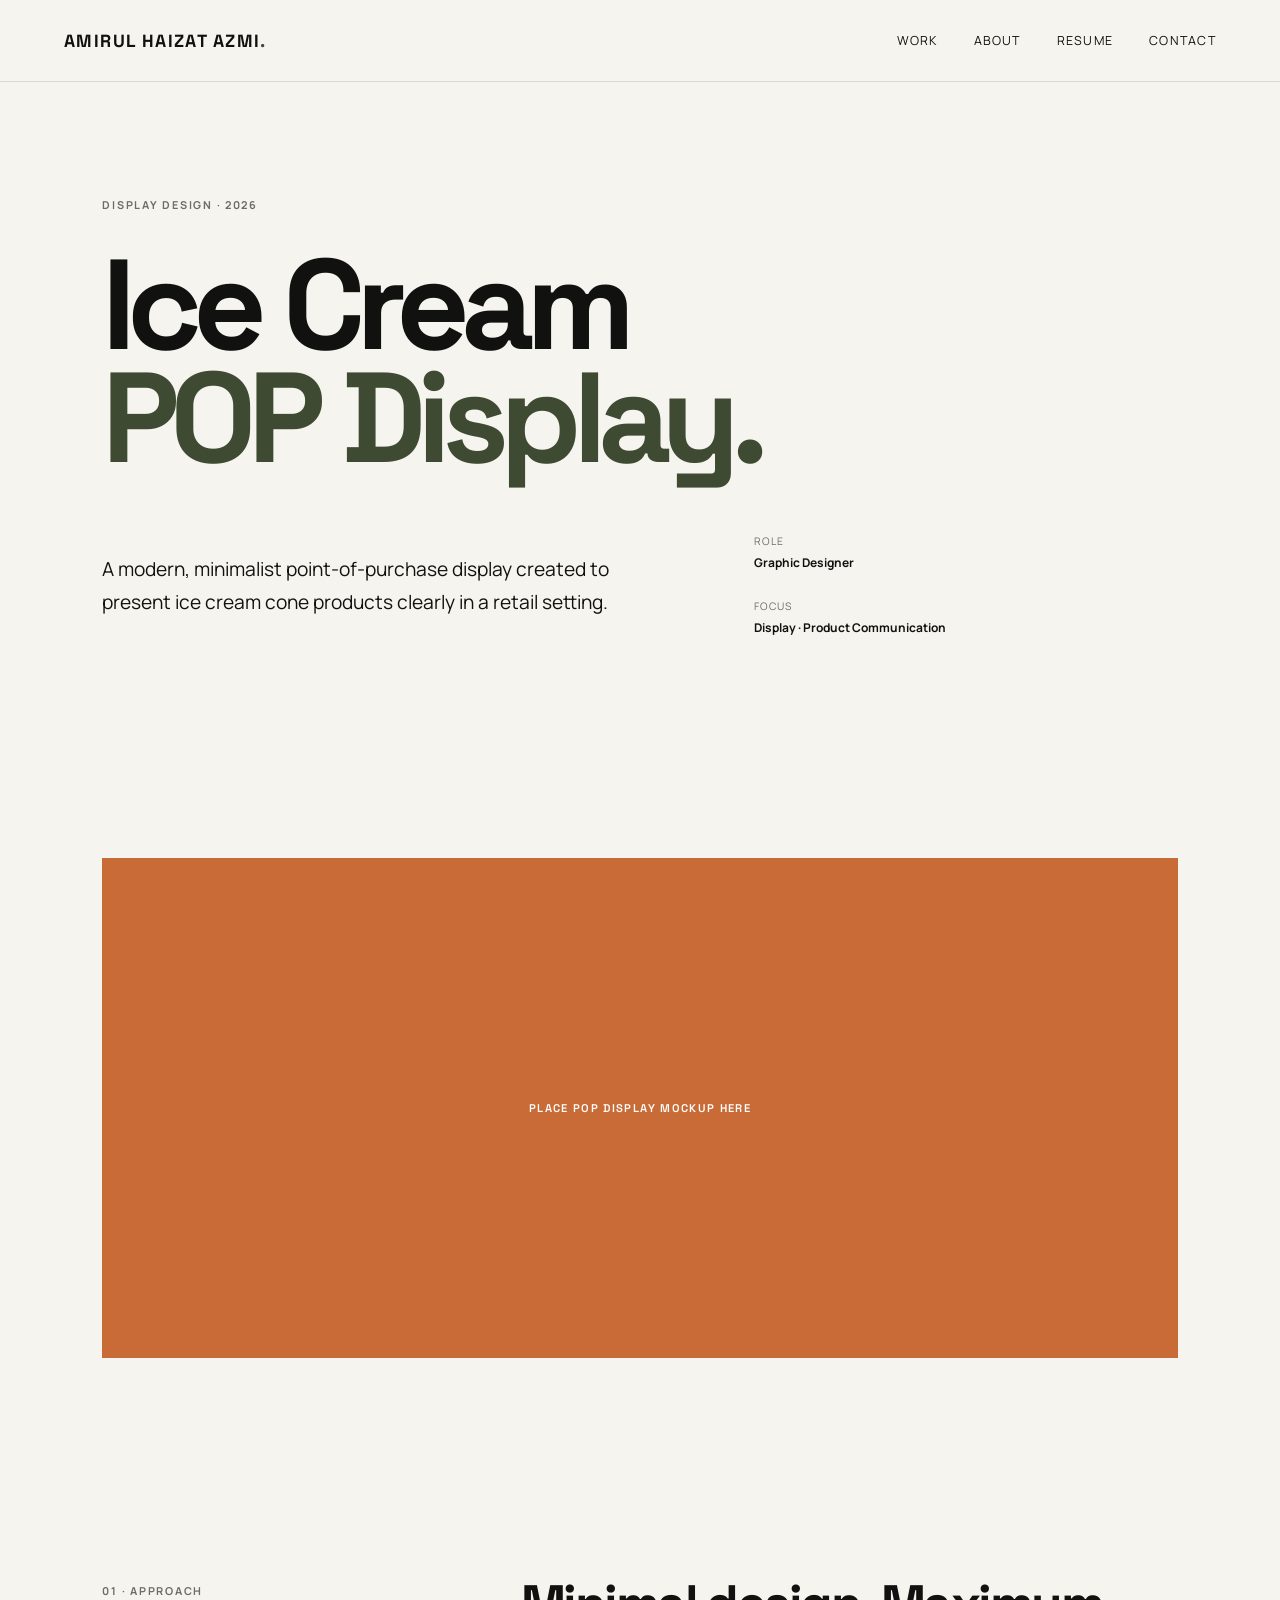
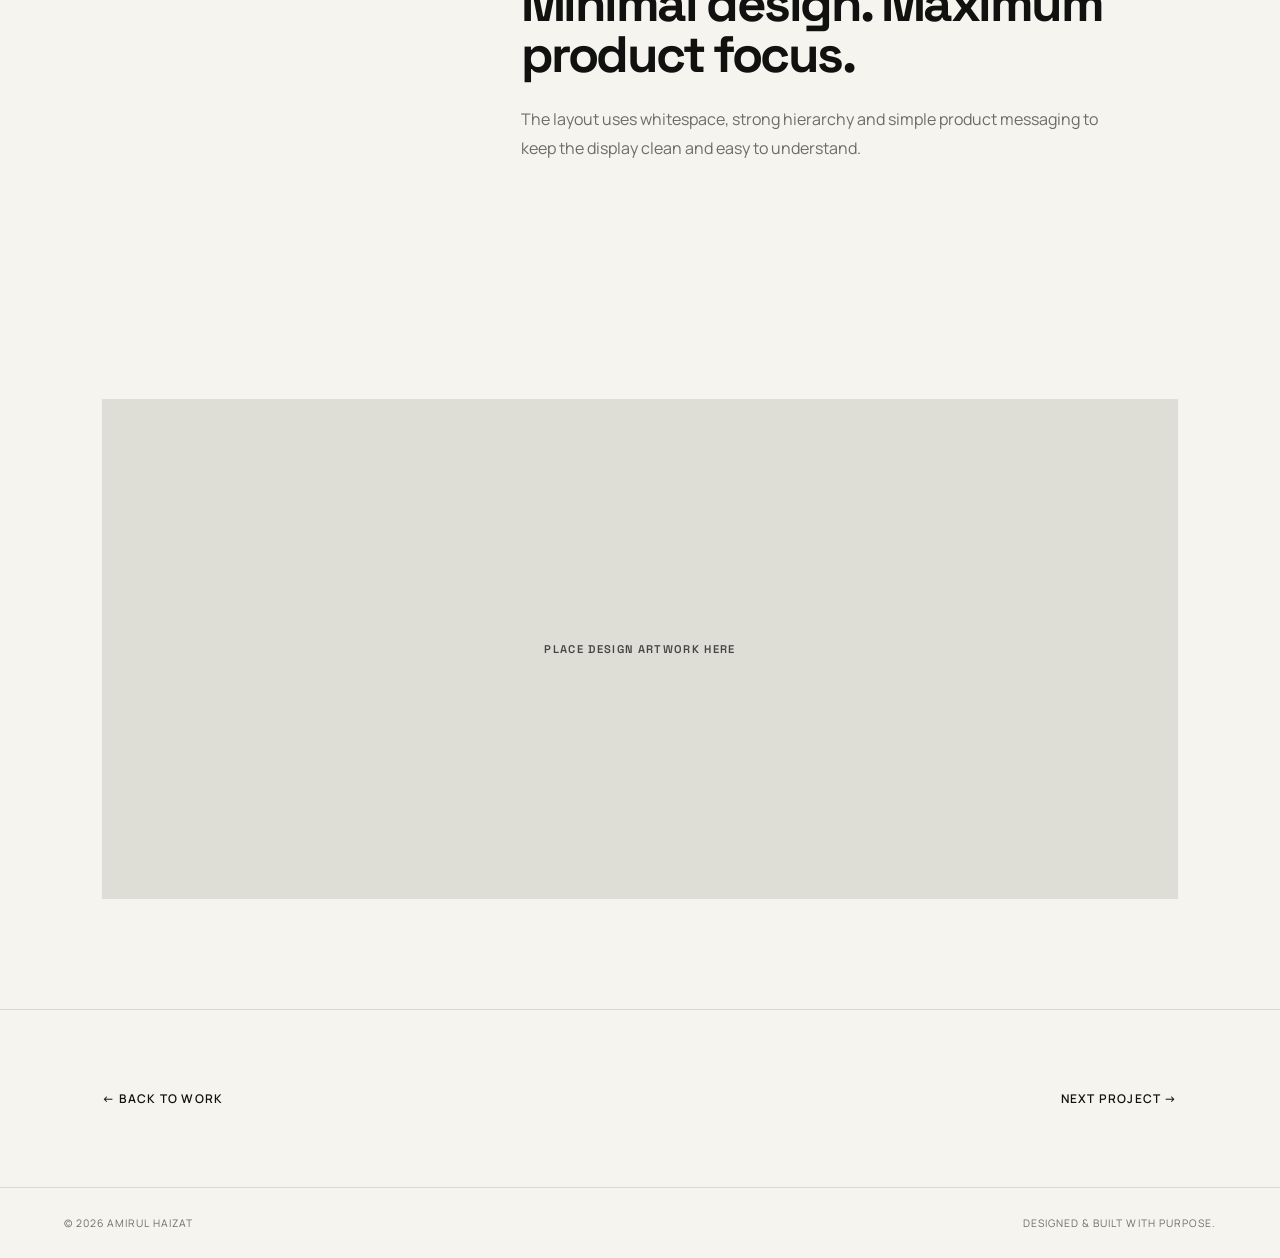
<file: projects/grand-print.html>
<!DOCTYPE html>
<html lang="en">
<head>
    <meta charset="UTF-8">
    <meta name="viewport" content="width=device-width, initial-scale=1.0">

    <title>Ice Cream POP Display — Hazerd</title>

    <link rel="preconnect" href="https://fonts.googleapis.com">
    <link rel="preconnect" href="https://fonts.gstatic.com" crossorigin>

    <link
        href="https://fonts.googleapis.com/css2?family=Manrope:wght@400;500;600;700;800&family=Space+Grotesk:wght@400;500;600;700&display=swap"
        rel="stylesheet"
    >

    <link rel="stylesheet" href="../css/style.css">
</head>

<body>

    <header class="site-header">
    <a class="logo" href="index.html">AMIRUL HAIZAT AZMI<span>.</span></a>

        <button
            class="menu-toggle"
            aria-label="Open menu"
            aria-expanded="false"
        >
            <span></span>
            <span></span>
        </button>

        <nav class="nav">
            <a href="../work.html">Work</a>
            <a href="../index.html#about">About</a>
            <a href="../index.html#resume">Resume</a>
            <a href="../index.html#contact">Contact</a>
        </nav>
    </header>

    <main class="project-page">

        <section class="section project-hero">
            <span class="eyebrow">DISPLAY DESIGN · 2026</span>

            <h1>
                Ice Cream<br>
                <em>POP Display.</em>
            </h1>

            <div class="project-intro">

                <p>
                    A modern, minimalist point-of-purchase display created to
                    present ice cream cone products clearly in a retail setting.
                </p>

                <div class="project-details">

                    <span>
                        ROLE<br>
                        <strong>Graphic Designer</strong>
                    </span>

                    <span>
                        FOCUS<br>
                        <strong>Display · Product Communication</strong>
                    </span>

                </div>

            </div>
        </section>

        <section class="section">
            <div class="case-placeholder orange">
                PLACE POP DISPLAY MOCKUP HERE
            </div>
        </section>

        <section class="section case-grid">

            <div>
                <span class="eyebrow">01 · APPROACH</span>
            </div>

            <div>
                <h2>Minimal design. Maximum product focus.</h2>

                <p>
                    The layout uses whitespace, strong hierarchy and simple
                    product messaging to keep the display clean and easy to
                    understand.
                </p>
            </div>

        </section>

        <section class="section">
            <div class="case-placeholder light">
                PLACE DESIGN ARTWORK HERE
            </div>
        </section>

        <div class="next-project">
            <a href="../work.html">← Back to work</a>
            <a href="digital-content.html">Next project →</a>
        </div>

    </main>

    <footer><span>© 2026 Amirul Haizat</span><span>Designed & built with purpose.</span></footer>

    <script src="../js/script.js"></script>

</body>
</html>
</file>
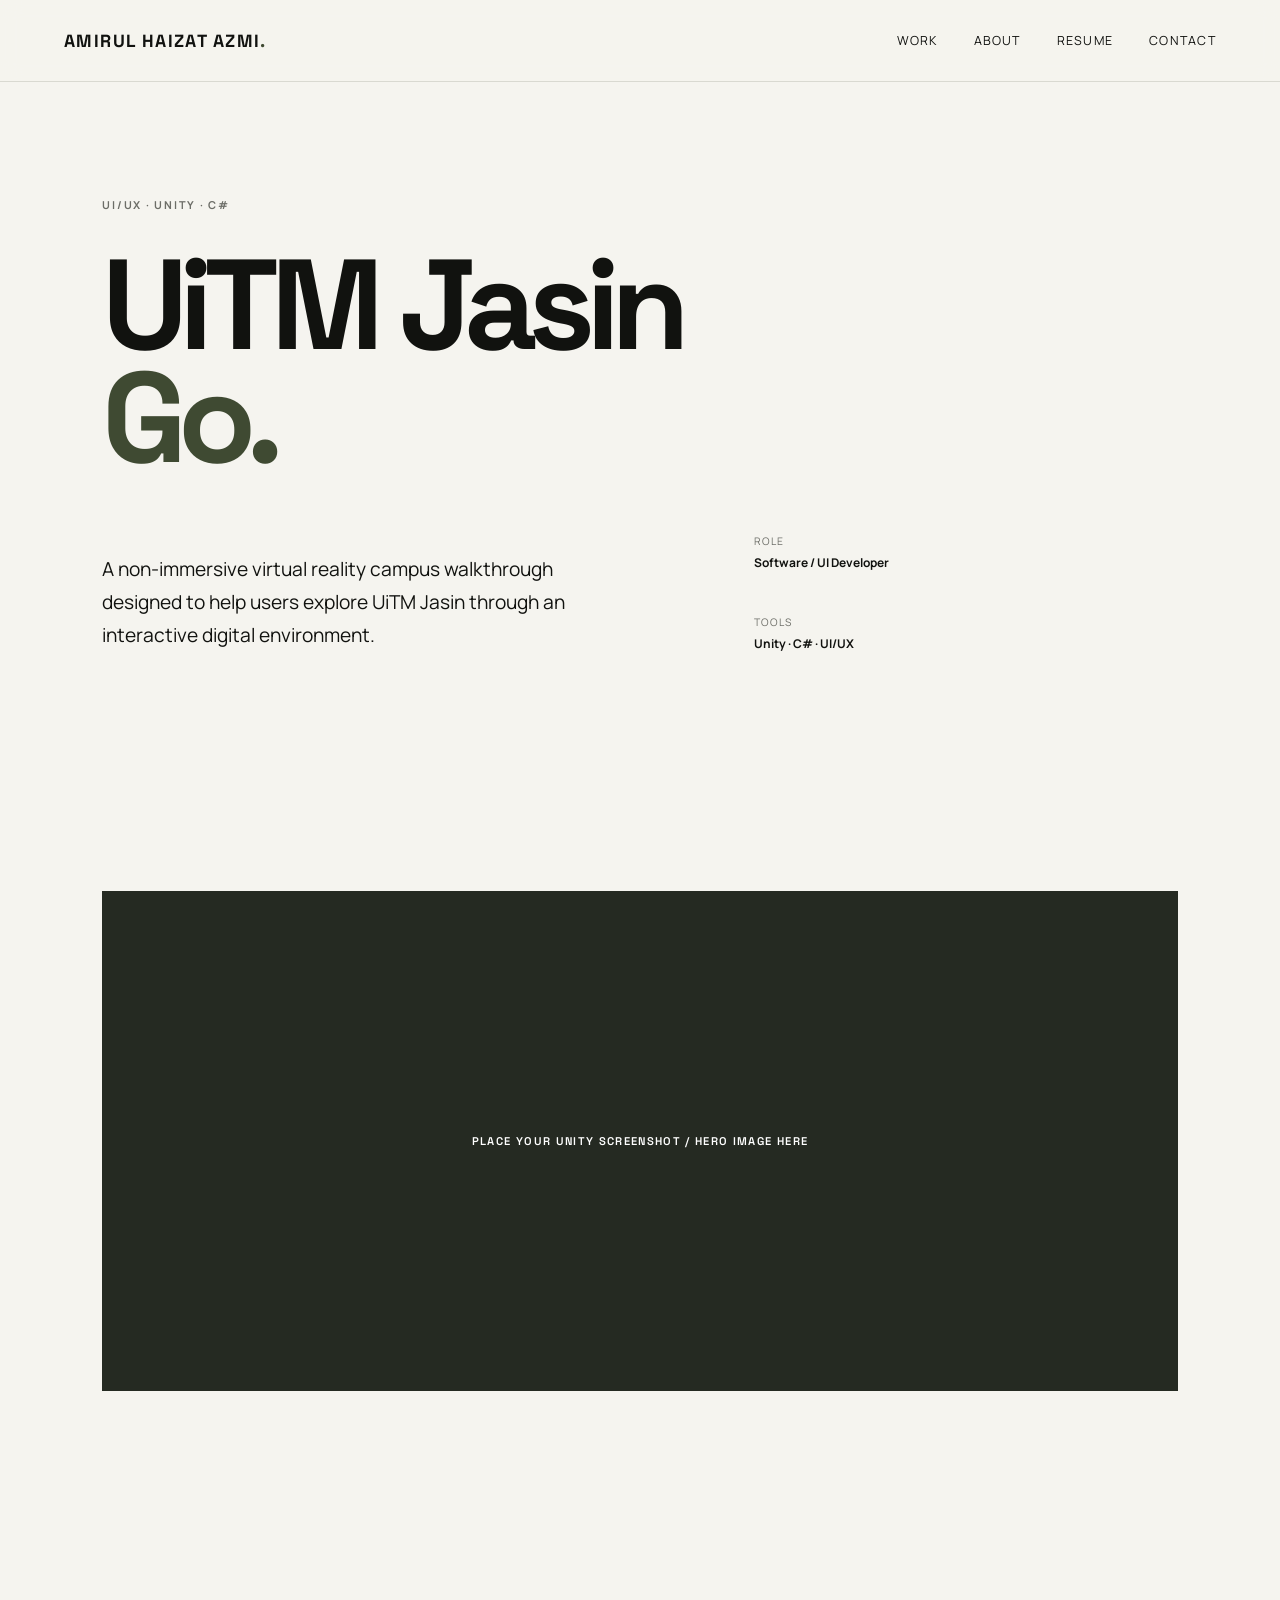
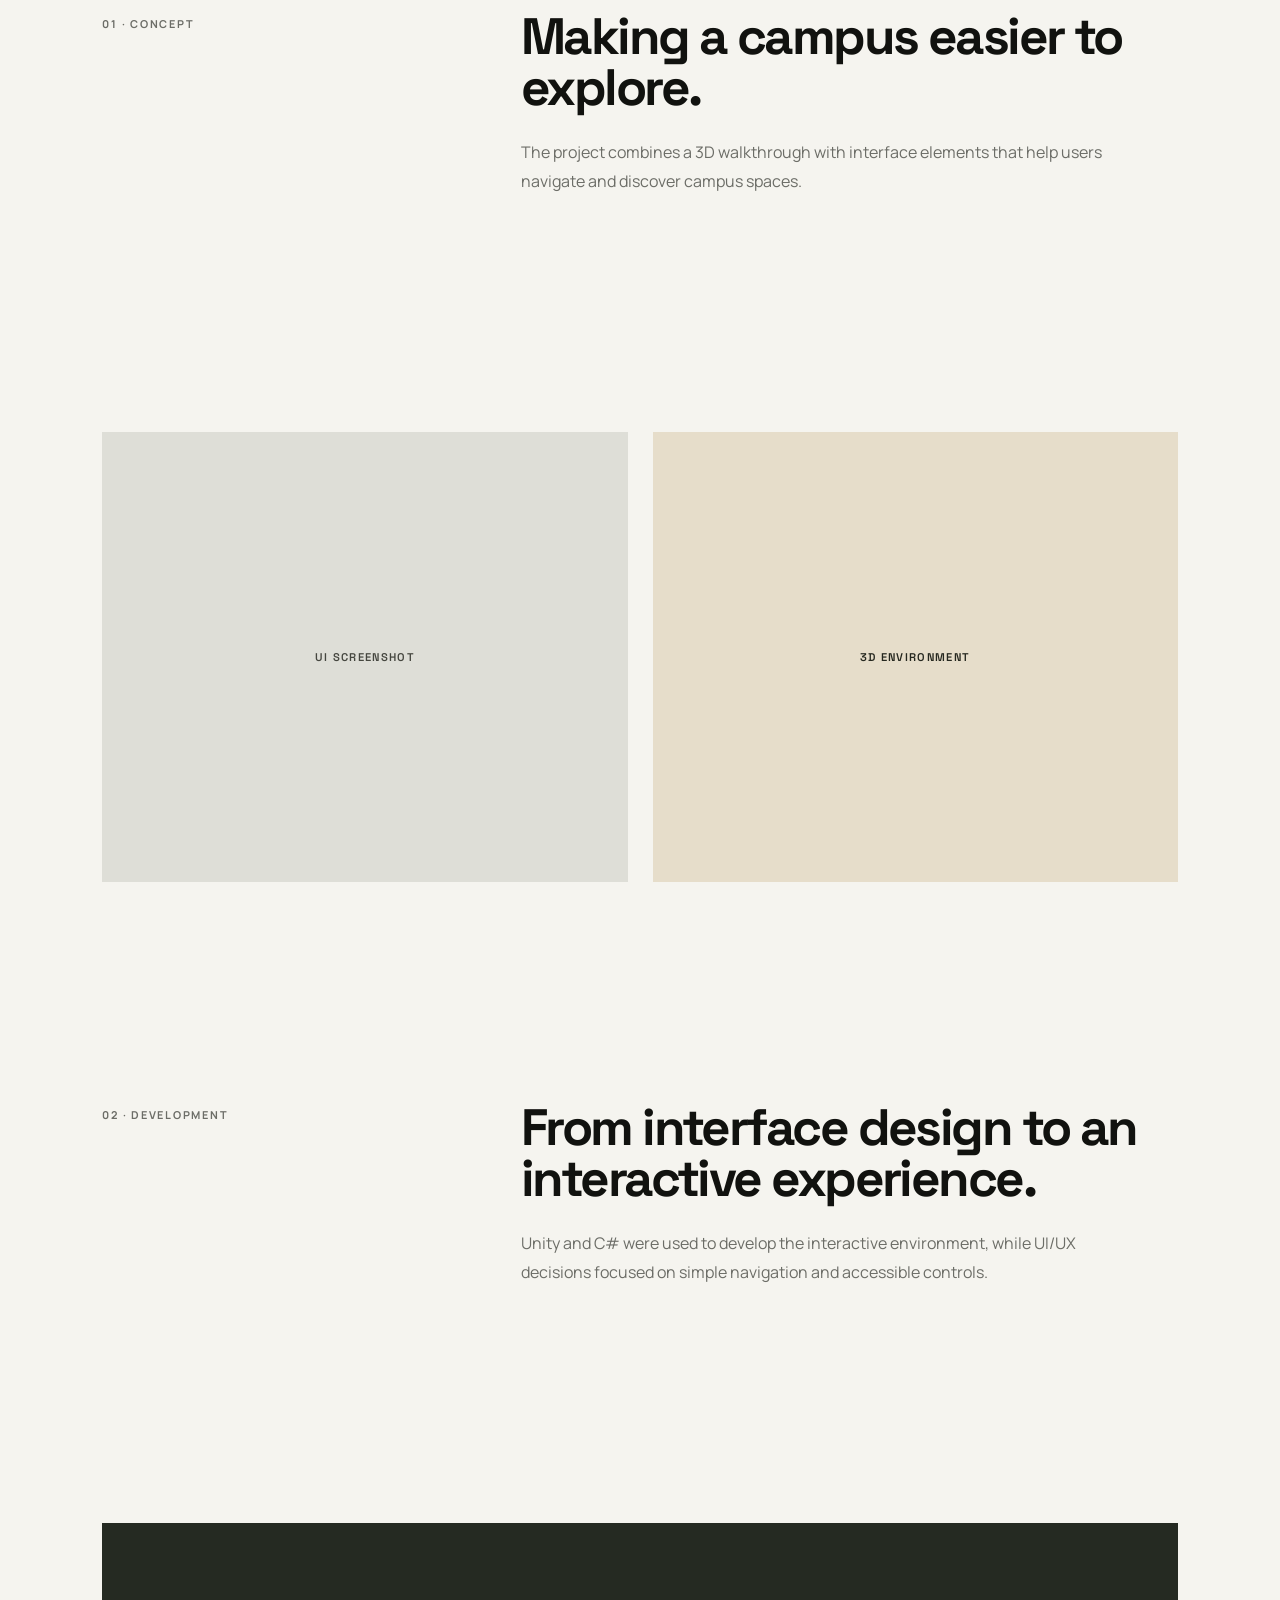
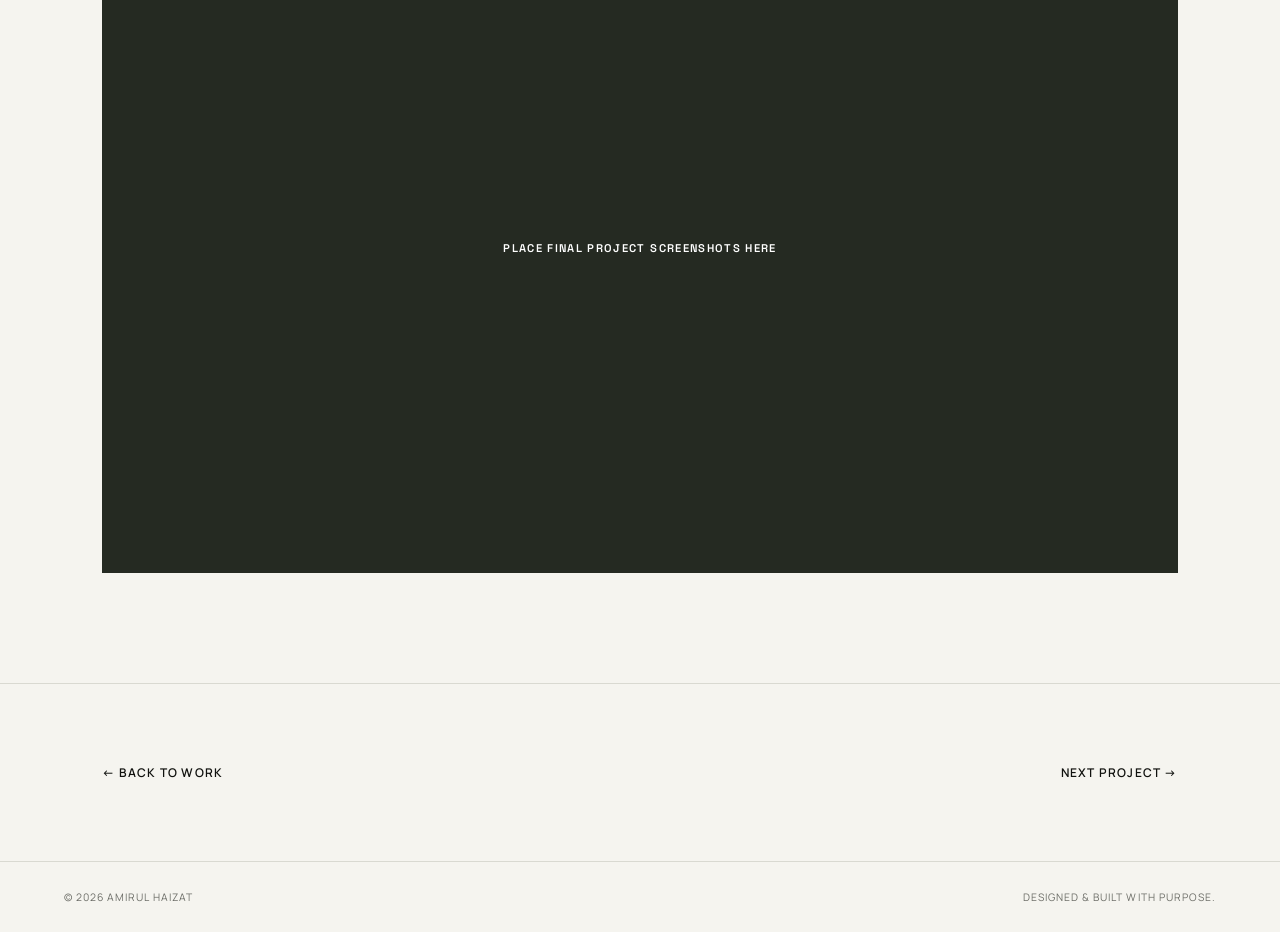
<file: projects/uitm-jasin-go.html>
<!DOCTYPE html>
<html lang="en">
<head>
    <meta charset="UTF-8">
    <meta name="viewport" content="width=device-width, initial-scale=1.0">

    <title>UiTM Jasin Go — Hazerd</title>

    <link rel="preconnect" href="https://fonts.googleapis.com">
    <link rel="preconnect" href="https://fonts.gstatic.com" crossorigin>

    <link
        href="https://fonts.googleapis.com/css2?family=Manrope:wght@400;500;600;700;800&family=Space+Grotesk:wght@400;500;600;700&display=swap"
        rel="stylesheet"
    >

    <link rel="stylesheet" href="../css/style.css">
</head>

<body>

    <header class="site-header">
    <a class="logo" href="index.html">AMIRUL HAIZAT AZMI<span>.</span></a>

        <button
            class="menu-toggle"
            aria-label="Open menu"
            aria-expanded="false"
        >
            <span></span>
            <span></span>
        </button>

        <nav class="nav">
            <a href="../work.html">Work</a>
            <a href="../index.html#about">About</a>
            <a href="../index.html#resume">Resume</a>
            <a href="../index.html#contact">Contact</a>
        </nav>
    </header>

    <main class="project-page">

        <section class="section project-hero">
            <span class="eyebrow">UI/UX · UNITY · C#</span>

            <h1>
                UiTM Jasin<br>
                <em>Go.</em>
            </h1>

            <div class="project-intro">

                <p>
                    A non-immersive virtual reality campus walkthrough designed
                    to help users explore UiTM Jasin through an interactive
                    digital environment.
                </p>

                <div class="project-details">

                    <span>
                        ROLE<br>
                        <strong>Software / UI Developer</strong>
                    </span>

                    <span>
                        TOOLS<br>
                        <strong>Unity · C# · UI/UX</strong>
                    </span>

                </div>

            </div>
        </section>

        <section class="section">
            <div class="case-placeholder dark">
                PLACE YOUR UNITY SCREENSHOT / HERO IMAGE HERE
            </div>
        </section>

        <section class="section case-grid">

            <div>
                <span class="eyebrow">01 · CONCEPT</span>
            </div>

            <div>
                <h2>Making a campus easier to explore.</h2>

                <p>
                    The project combines a 3D walkthrough with interface
                    elements that help users navigate and discover campus spaces.
                </p>
            </div>

        </section>

        <section class="section image-pair">

            <div class="case-placeholder light">
                UI SCREENSHOT
            </div>

            <div class="case-placeholder cream">
                3D ENVIRONMENT
            </div>

        </section>

        <section class="section case-grid">

            <div>
                <span class="eyebrow">02 · DEVELOPMENT</span>
            </div>

            <div>
                <h2>
                    From interface design to an interactive experience.
                </h2>

                <p>
                    Unity and C# were used to develop the interactive
                    environment, while UI/UX decisions focused on simple
                    navigation and accessible controls.
                </p>
            </div>

        </section>

        <section class="section">
            <div class="case-placeholder dark large-case">
                PLACE FINAL PROJECT SCREENSHOTS HERE
            </div>
        </section>

        <div class="next-project">
            <a href="../work.html">← Back to work</a>
            <a href="bumimas-packaging.html">Next project →</a>
        </div>

    </main>

    <footer><span>© 2026 Amirul Haizat</span><span>Designed & built with purpose.</span></footer>

    <script src="../js/script.js"></script>

</body>
</html>
</file>
<file: css/style.css>
:root{--bg:#f5f4ef;--text:#11120f;--muted:#6c6d67;--accent:#3f4a32;--line:#d9d9d1;--orange:#c86b36;--dark:#22271f;--cream:#e6ddca}*{box-sizing:border-box}html{scroll-behavior:smooth}body{margin:0;background:var(--bg);color:var(--text);font-family:Manrope,Arial,sans-serif}a{color:inherit;text-decoration:none}.site-header{height:82px;padding:0 5vw;display:flex;align-items:center;justify-content:space-between;border-bottom:1px solid var(--line);position:relative;background:rgba(245,244,239,.94);backdrop-filter:blur(10px);z-index:10}.logo{font:700 1.1rem "Space Grotesk",sans-serif;letter-spacing:.08em}.logo span{color:var(--accent)}.nav{display:flex;gap:36px;font-size:.78rem;text-transform:uppercase;letter-spacing:.1em}.nav a{position:relative}.nav a:after{content:"";position:absolute;left:0;bottom:-7px;width:0;height:1px;background:var(--text);transition:.25s}.nav a:hover:after,.nav a.active:after{width:100%}.menu-toggle{display:none;border:0;background:none}.section{padding:110px 8vw}.hero{min-height:calc(100vh - 82px);display:flex;flex-direction:column;justify-content:center;padding-top:80px;padding-bottom:60px}.eyebrow{font-size:.68rem;letter-spacing:.16em;font-weight:700;color:var(--muted)}h1,h2,h3{font-family:"Space Grotesk",sans-serif;margin:0}h1{font-size:clamp(4rem,10vw,9.5rem);line-height:.88;letter-spacing:-.07em;margin:35px 0 70px}h1 em,h2 em{font-style:normal;color:var(--accent)}.hero-bottom{display:flex;justify-content:space-between;align-items:end;max-width:900px}.hero-bottom p{max-width:430px;color:var(--muted);line-height:1.7}.circle-link{width:58px;height:58px;border:1px solid var(--text);border-radius:50%;display:grid;place-items:center;font-size:1.3rem;transition:.25s}.circle-link:hover{background:var(--text);color:var(--bg);transform:translateY(4px)}.section-heading{display:flex;gap:25px;align-items:center;margin-bottom:55px}.section-heading span{font-size:.7rem;color:var(--muted)}.section-heading h2{font-size:clamp(2rem,4vw,4rem);letter-spacing:-.04em}.work-grid,.gallery-grid{display:grid;grid-template-columns:1fr 1fr;gap:70px 30px}.project-large{grid-column:span 2}.project-image{aspect-ratio:16/10;display:grid;place-items:center;overflow:hidden}.project-large .project-image{aspect-ratio:2.15/1}.placeholder{font:600 .7rem "Space Grotesk";letter-spacing:.12em;text-align:center}.placeholder.green,.case-placeholder.green{background:#3f4a32;color:#fff}.placeholder.dark,.case-placeholder.dark{background:#252a22;color:#fff}.placeholder.orange,.case-placeholder.orange{background:#c86b36;color:#fff}.placeholder.cream,.case-placeholder.cream{background:#e6ddca;color:#25271f}.placeholder.light,.case-placeholder.light{background:#deded7;color:#45463f}.project-image span{opacity:.5}.project-meta{display:flex;justify-content:space-between;padding-top:18px}.project-meta h3{font-size:1.15rem}.project-meta p{margin:7px 0 0;color:var(--muted);font-size:.75rem}.project-meta>span{font-size:1.2rem}.center-link{text-align:center;margin-top:80px}.text-link{display:inline-flex;gap:25px;border-bottom:1px solid var(--text);padding-bottom:8px;font-size:.78rem;text-transform:uppercase;letter-spacing:.12em}.text-link span{transition:.25s}.text-link:hover span{transform:translateX(7px)}.about-section{background:#e8e8e1}.about-layout{display:grid;grid-template-columns:1.2fr .8fr;gap:10vw}.statement{font-size:clamp(2.5rem,5vw,5rem);line-height:.98;letter-spacing:-.05em}.statement span{color:var(--muted)}.about-copy{color:#51524d;line-height:1.8}.about-copy p{margin:0 0 22px}.about-copy .text-link{margin-top:20px;color:var(--text)}.skills-section{display:grid;grid-template-columns:.65fr 1.35fr;gap:8vw}.skills-intro h2{font-size:clamp(2rem,4vw,4rem);margin-top:20px;letter-spacing:-.05em}.skills-grid{display:grid;grid-template-columns:1fr 1fr;gap:55px 40px}.skills-grid div{border-top:1px solid var(--line);padding-top:20px}.skills-grid span{font-size:.65rem;color:var(--muted)}.skills-grid h3{margin:20px 0 12px;font-size:1.3rem}.skills-grid p{color:var(--muted);line-height:1.7;font-size:.85rem}.timeline article{display:grid;grid-template-columns:180px 1fr;border-top:1px solid var(--line);padding:28px 0}.timeline article:last-child{border-bottom:1px solid var(--line)}.timeline article>span{font-size:.7rem;color:var(--muted);text-transform:uppercase;letter-spacing:.1em}.timeline h3{font-size:1.3rem}.timeline p{margin:8px 0;color:var(--muted)}.timeline small{color:var(--muted)}.button{display:inline-flex;gap:40px;margin-top:50px;padding:16px 20px;background:var(--text);color:var(--bg);font-size:.75rem;text-transform:uppercase;letter-spacing:.1em}.contact-section{background:var(--accent);color:#fff}.contact-inner{min-height:75vh;display:flex;flex-direction:column;justify-content:center}.contact-section .eyebrow{color:#cbd0c2}.contact-section h2{font-size:clamp(4rem,9vw,9rem);line-height:.9;letter-spacing:-.07em;margin:35px 0 65px}.email-link{font:500 clamp(1.2rem,2vw,2rem) "Space Grotesk";width:max-content;border-bottom:1px solid rgba(255,255,255,.6);padding-bottom:8px}.contact-links{display:flex;gap:30px;margin-top:45px;font-size:.75rem;text-transform:uppercase;letter-spacing:.12em}.contact-links a:hover{text-decoration:underline}footer{padding:28px 5vw;display:flex;justify-content:space-between;border-top:1px solid var(--line);font-size:.65rem;text-transform:uppercase;letter-spacing:.1em;color:var(--muted)}.page-hero{padding-top:130px;padding-bottom:80px}.page-hero h1{margin:35px 0 30px}.page-hero>p{max-width:530px;color:var(--muted);line-height:1.8}.filters{display:flex;gap:25px;flex-wrap:wrap;margin-bottom:55px;border-bottom:1px solid var(--line);padding-bottom:20px}.filter{border:0;background:none;padding:0;color:var(--muted);font:600 .7rem Manrope;text-transform:uppercase;letter-spacing:.1em;cursor:pointer}.filter.active,.filter:hover{color:var(--text)}.gallery-grid .project-card.hide{display:none}.project-hero h1{margin-bottom:60px}.project-intro{display:grid;grid-template-columns:1.2fr .8fr;gap:10vw;max-width:1000px}.project-intro>p{font-size:1.2rem;line-height:1.7;max-width:650px}.project-details{display:grid;gap:25px;font-size:.65rem;letter-spacing:.1em;color:var(--muted)}.project-details strong{display:block;color:var(--text);font-size:.75rem;margin-top:6px;letter-spacing:0}.case-placeholder{min-height:500px;display:grid;place-items:center;font:600 .7rem "Space Grotesk";letter-spacing:.12em;text-align:center;color:#777}.case-placeholder.green,.case-placeholder.dark,.case-placeholder.orange{color:#fff}.case-grid{display:grid;grid-template-columns:.65fr 1.35fr;gap:8vw}.case-grid h2{font-size:clamp(2rem,4vw,4rem);line-height:1;letter-spacing:-.05em;margin-bottom:25px}.case-grid p{max-width:600px;color:var(--muted);line-height:1.8}.image-pair{display:grid;grid-template-columns:1fr 1fr;gap:25px}.image-pair .case-placeholder{min-height:450px}.large-case{min-height:650px}.next-project{padding:80px 8vw;display:flex;justify-content:space-between;border-top:1px solid var(--line);font:600 .75rem Manrope;text-transform:uppercase;letter-spacing:.1em}.about-full,.two-col{display:grid;grid-template-columns:.65fr 1.35fr;gap:8vw}.large-copy{font-size:1.35rem;line-height:1.8;max-width:800px}.skill-list{display:grid;grid-template-columns:1fr 1fr;gap:45px}.skill-list>div{border-top:1px solid var(--line);padding-top:18px}.skill-list h3{font-size:1.2rem;margin-bottom:12px}.skill-list p{color:var(--muted);line-height:1.7;font-size:.85rem}.education{background:#e8e8e1}.education-row{display:flex;justify-content:space-between;align-items:center;border-bottom:1px solid #cfcfc7;padding:30px 0}.education-row h2{font-size:clamp(1.5rem,3vw,3rem)}.education-row p{color:var(--muted)}@media(max-width:760px){.site-header{height:70px}.nav{display:none;position:absolute;top:70px;left:0;right:0;background:var(--bg);padding:25px 8vw;flex-direction:column;gap:25px;border-bottom:1px solid var(--line)}.nav.open{display:flex}.menu-toggle{display:flex;flex-direction:column;gap:6px}.menu-toggle span{display:block;width:25px;height:1px;background:var(--text)}.section{padding:75px 7vw}.hero{min-height:calc(100vh - 70px)}h1{font-size:clamp(3.6rem,17vw,6rem);margin:25px 0 50px}.hero-bottom{align-items:start;gap:30px}.hero-bottom p{font-size:.85rem}.circle-link{min-width:50px;width:50px;height:50px}.work-grid,.gallery-grid,.about-layout,.skills-section,.project-intro,.case-grid,.about-full,.two-col{grid-template-columns:1fr}.project-large{grid-column:auto}.work-grid{gap:50px 0}.skills-grid,.skill-list,.image-pair{grid-template-columns:1fr}.section-heading{margin-bottom:35px}.section-heading h2{font-size:2.2rem}.timeline article{grid-template-columns:1fr;gap:12px}.contact-section h2{font-size:clamp(3.5rem,16vw,6rem)}.email-link{font-size:1rem}.contact-links{flex-wrap:wrap}.page-hero{padding-top:90px}.case-placeholder{min-height:320px}.image-pair .case-placeholder{min-height:300px}.large-case{min-height:420px}.next-project{padding:55px 7vw;font-size:.65rem}.education-row{align-items:start;gap:20px;flex-direction:column}footer{gap:20px;flex-direction:column}}
</file>
